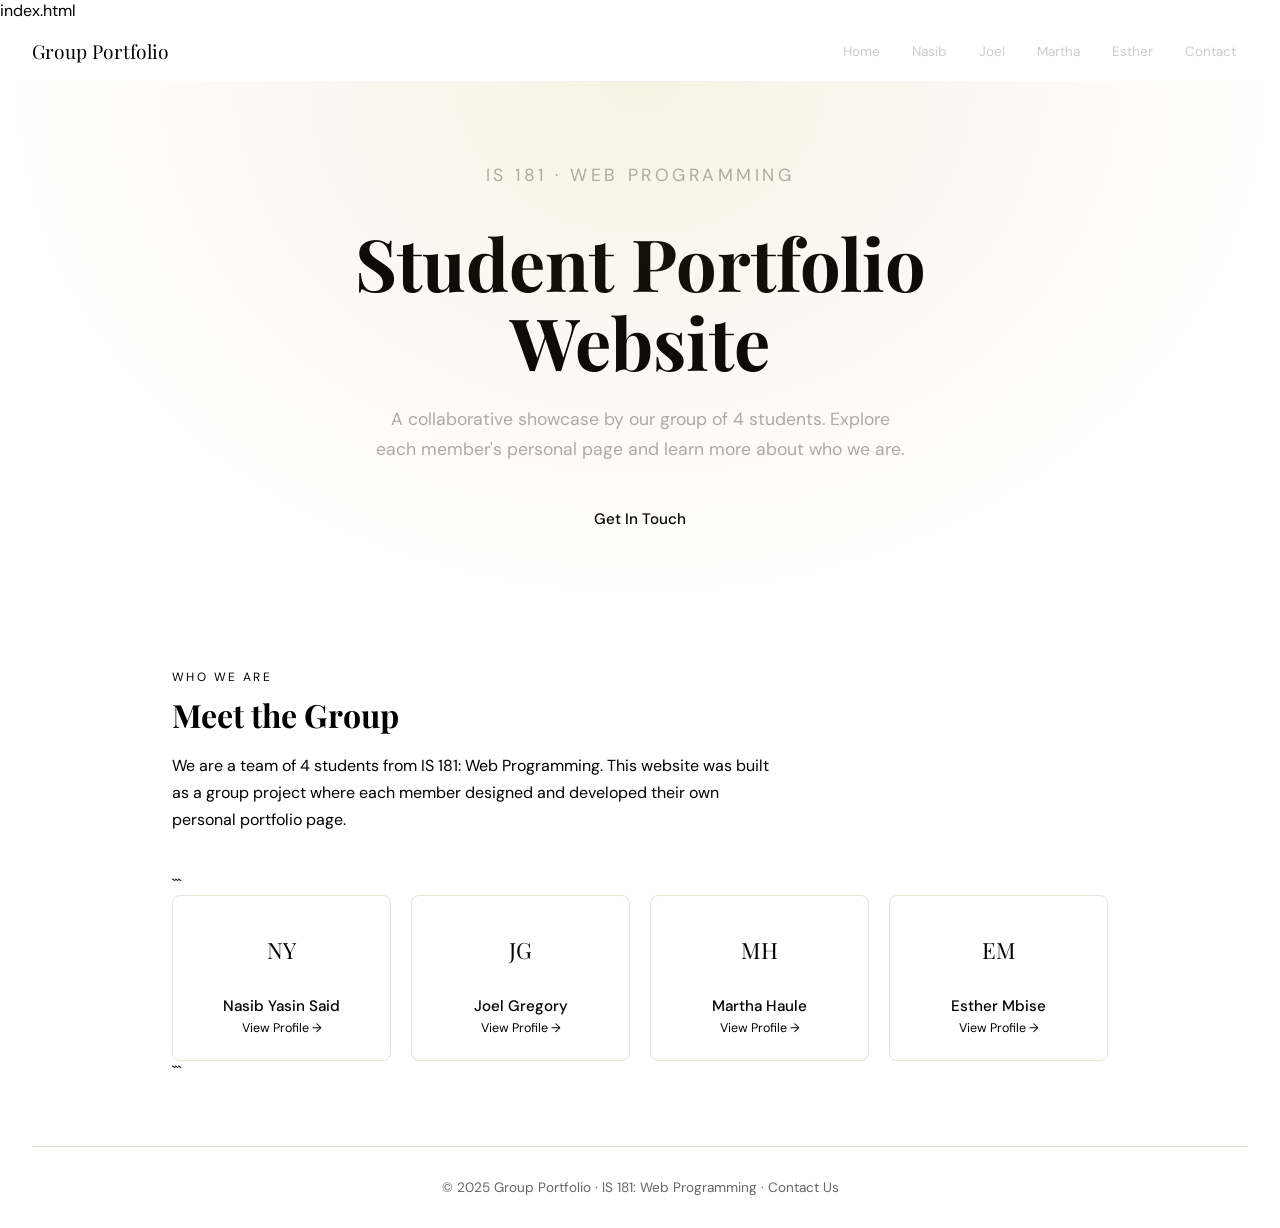
<file: index.html>
index.html
<!DOCTYPE html>

<html lang="en">
<head>
  <meta charset="UTF-8" />
  <meta name="viewport" content="width=device-width, initial-scale=1.0"/>
  <title>Student Portfolio Website</title>
  <link href="https://fonts.googleapis.com/css2?family=Playfair+Display:wght@700;900&family=DM+Sans:wght@300;400;500&display=swap" rel="stylesheet"/>
  <style>
    *, *::before, *::after { box-sizing: border-box; margin: 0; padding: 0; }

```
:root {
  --ink: #1a1a2e;
  --cream: #f5f0e8;
  --gold: #c9a84c;
  --muted: #7a7a8c;
  --card: #ffffff;
}

body {
  font-family: 'DM Sans', sans-serif;
  background-color: var(--cream);
  color: var(--ink);
  min-height: 100vh;
}

/* NAV */
nav {
  background: var(--ink);
  padding: 0 2rem;
  display: flex;
  align-items: center;
  justify-content: space-between;
  position: sticky;
  top: 0;
  z-index: 100;
  height: 60px;
}

.nav-brand {
  font-family: 'Playfair Display', serif;
  color: var(--gold);
  font-size: 1.2rem;
  text-decoration: none;
}

.nav-links {
  display: flex;
  gap: 0.5rem;
  list-style: none;
  flex-wrap: wrap;
}

.nav-links a {
  color: #ccc;
  text-decoration: none;
  font-size: 0.85rem;
  padding: 0.4rem 0.75rem;
  border-radius: 4px;
  transition: color 0.2s, background 0.2s;
}

.nav-links a:hover {
  color: var(--gold);
  background: rgba(201,168,76,0.1);
}

/* HERO */
.hero {
  background: var(--ink);
  color: var(--cream);
  text-align: center;
  padding: 5rem 2rem 4rem;
  position: relative;
  overflow: hidden;
}

.hero::before {
  content: '';
  position: absolute;
  inset: 0;
  background: radial-gradient(ellipse at 50% 0%, rgba(201,168,76,0.15) 0%, transparent 70%);
}

.hero-label {
  font-size: 0.8rem;
  letter-spacing: 0.2em;
  text-transform: uppercase;
  color: var(--gold);
  margin-bottom: 1rem;
}

.hero h1 {
  font-family: 'Playfair Display', serif;
  font-size: clamp(2.5rem, 6vw, 4.5rem);
  line-height: 1.1;
  margin-bottom: 1.5rem;
}

.hero p {
  font-size: 1.1rem;
  color: #aaa;
  max-width: 540px;
  margin: 0 auto 2rem;
  line-height: 1.7;
}

.hero-btn {
  display: inline-block;
  background: var(--gold);
  color: var(--ink);
  padding: 0.75rem 2rem;
  border-radius: 4px;
  text-decoration: none;
  font-weight: 500;
  font-size: 0.95rem;
  transition: opacity 0.2s;
}

.hero-btn:hover { opacity: 0.85; }



/* SECTION */
section {
  max-width: 1000px;
  margin: 0 auto;
  padding: 4rem 2rem;
}

.section-label {
  font-size: 0.75rem;
  letter-spacing: 0.2em;
  text-transform: uppercase;
  color: var(--gold);
  margin-bottom: 0.5rem;
}

.section-title {
  font-family: 'Playfair Display', serif;
  font-size: 2rem;
  margin-bottom: 1rem;
  color: var(--ink);
}

.section-desc {
  color: var(--muted);
  line-height: 1.7;
  max-width: 600px;
  margin-bottom: 2.5rem;
}

/* STUDENT GRID */
.grid {
  display: grid;
  grid-template-columns: repeat(auto-fill, minmax(200px, 1fr));
  gap: 1.25rem;
}

.student-card {
  background: var(--card);
  border-radius: 8px;
  padding: 1.5rem 1.25rem;
  text-align: center;
  border: 1px solid #e8e2d6;
  transition: transform 0.2s, box-shadow 0.2s;
  text-decoration: none;
  color: var(--ink);
  display: block;
}

.student-card:hover {
  transform: translateY(-4px);
  box-shadow: 0 8px 24px rgba(0,0,0,0.08);
}

.avatar {
  width: 60px;
  height: 60px;
  border-radius: 50%;
  background: var(--ink);
  margin: 0 auto 1rem;
  display: flex;
  align-items: center;
  justify-content: center;
  font-family: 'Playfair Display', serif;
  font-size: 1.4rem;
  color: var(--gold);
}

.student-name {
  font-weight: 500;
  margin-bottom: 0.25rem;
  font-size: 0.95rem;
}

.student-role {
  font-size: 0.78rem;
  color: var(--muted);
}

/* DIVIDER */
.divider {
  border: none;
  border-top: 1px solid #e0d9cd;
  margin: 0 2rem;
}

/* FOOTER */
footer {
  background: var(--ink);
  color: #666;
  text-align: center;
  padding: 2rem;
  font-size: 0.85rem;
}

footer a { color: var(--gold); text-decoration: none; }
```

  </style>
</head>
<body>

  <!-- NAVIGATION -->

  <nav>
    <a class="nav-brand" href="index.html">Group Portfolio</a>
    <ul class="nav-links">
      <li><a href="index.html">Home</a></li>
      <li><a href="profile1.html">Nasib</a></li>
      <li><a href="profile2.html">Joel</a></li>
      <li><a href="profile3.html">Martha</a></li>
      <li><a href="profile4.html">Esther</a></li>
      <li><a href="contact.html">Contact</a></li>
    </ul>
  </nav>

  <!-- HERO -->

  <div class="hero">
    <p class="hero-label">IS 181 · Web Programming</p>
    <h1>Student Portfolio<br/>Website</h1>
    <p>A collaborative showcase by our group of 4 students. Explore each member's personal page and learn more about who we are.</p>
    <a href="contact.html" class="hero-btn">Get In Touch</a>

  </div>

  <!-- GROUP INTRO -->

  <section>
    <p class="section-label">Who We Are</p>
    <h2 class="section-title">Meet the Group</h2>
    <p class="section-desc">
      We are a team of 4 students from IS 181: Web Programming. This website was built as a group project where each member designed and developed their own personal portfolio page.
    </p>

```
<!-- STUDENT CARDS -->
<div class="grid">
  <a class="student-card" href="profile1.html">
    <div class="avatar">NY</div>
    <div class="student-name">Nasib Yasin Said</div>
    <div class="student-role">View Profile →</div>
  </a>
  <a class="student-card" href="profile2.html">
    <div class="avatar">JG</div>
    <div class="student-name">Joel Gregory</div>
    <div class="student-role">View Profile →</div>
  </a>
  <a class="student-card" href="profile3.html">
    <div class="avatar">MH</div>
    <div class="student-name">Martha Haule</div>
    <div class="student-role">View Profile →</div>
  </a>
  <a class="student-card" href="profile4.html">
    <div class="avatar">EM</div>
    <div class="student-name">Esther Mbise</div>
    <div class="student-role">View Profile →</div>
  </a>
</div>
```

  </section>

  <hr class="divider"/>

  <footer>
    <p>© 2025 Group Portfolio · IS 181: Web Programming · <a href="contact.html">Contact Us</a></p>
  </footer>

</body>
</html>
</file>
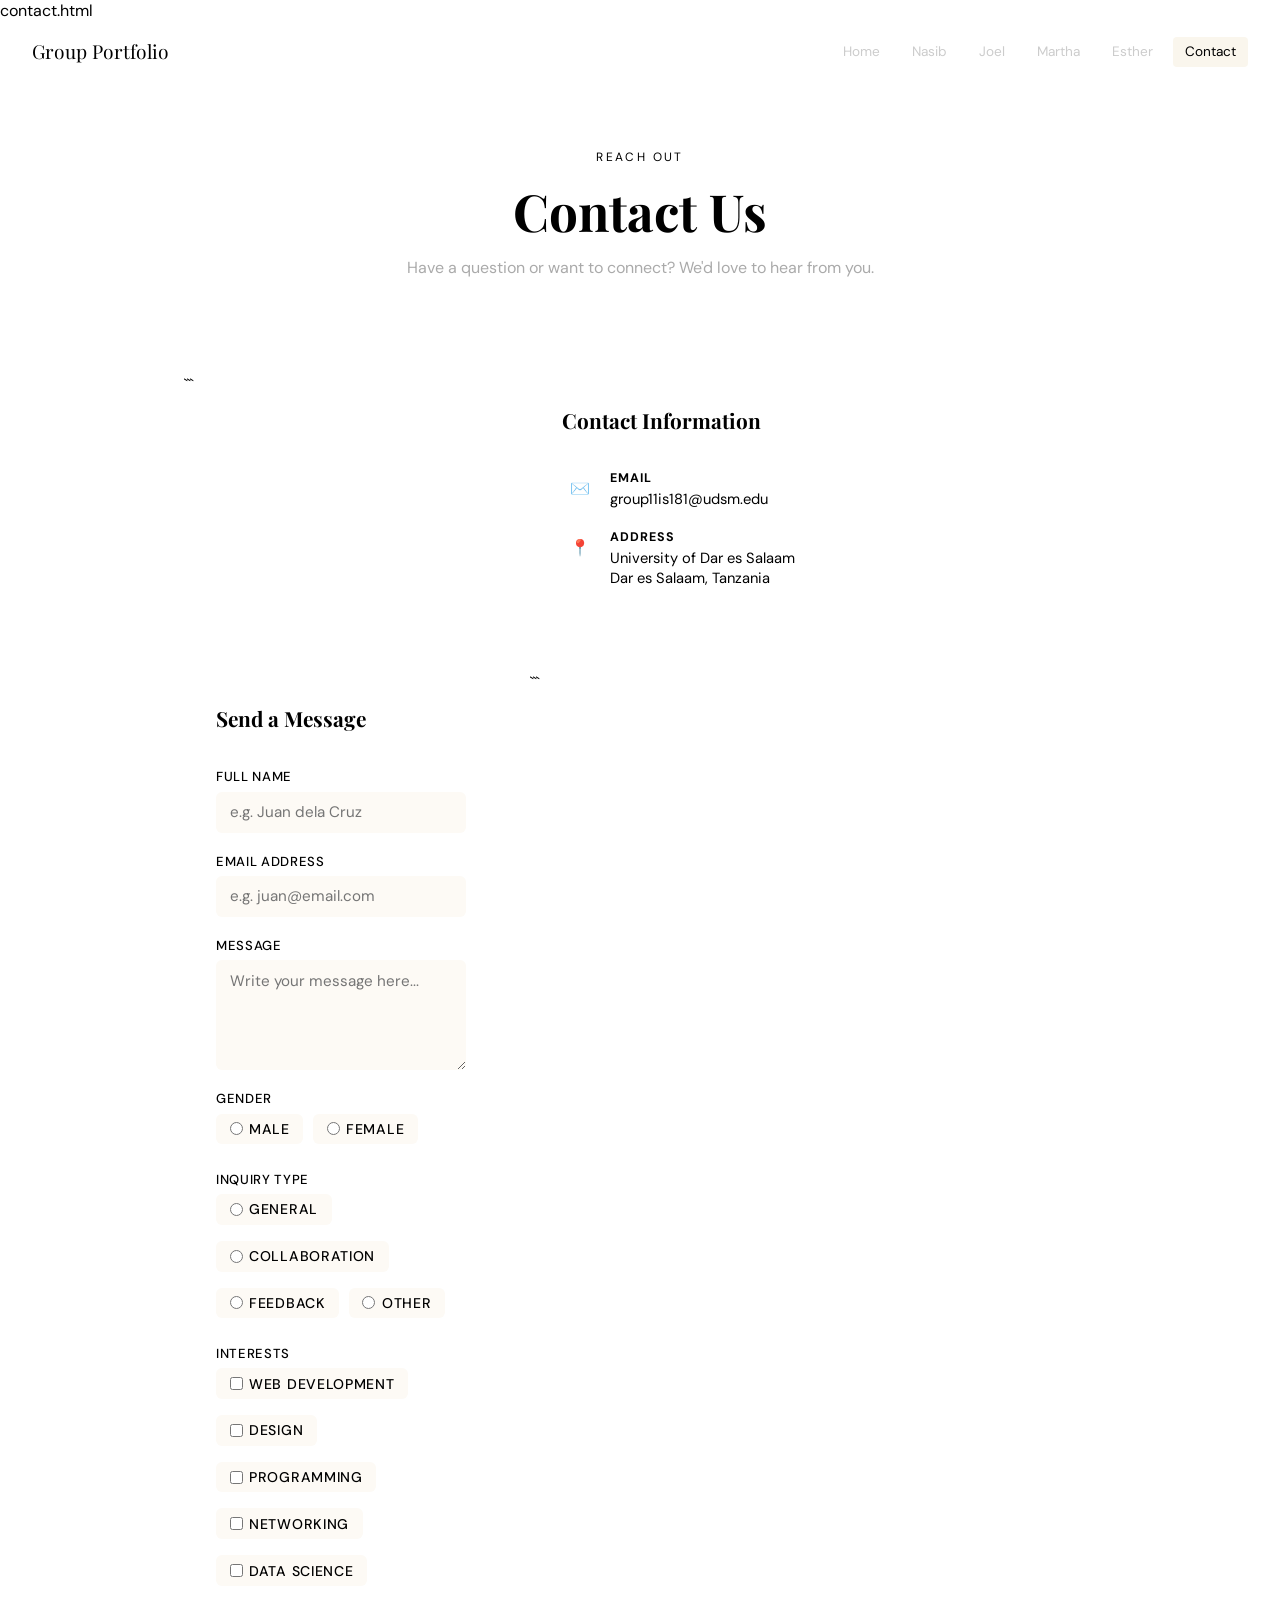
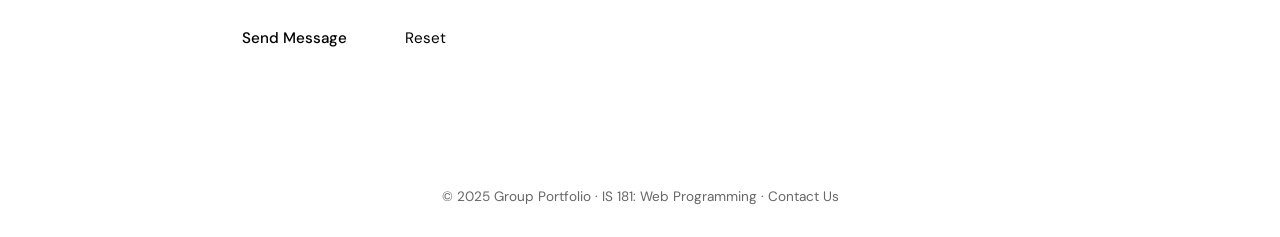
<file: contact.html>
contact.html
<!DOCTYPE html>

<html lang="en">
<head>
  <meta charset="UTF-8" />
  <meta name="viewport" content="width=device-width, initial-scale=1.0"/>
  <title>Contact Us | Student Portfolio Website</title>
  <link href="https://fonts.googleapis.com/css2?family=Playfair+Display:wght@700;900&family=DM+Sans:wght@300;400;500&display=swap" rel="stylesheet"/>
  <style>
    *, *::before, *::after { box-sizing: border-box; margin: 0; padding: 0; }

```
:root {
  --ink: #1a1a2e;
  --cream: #f5f0e8;
  --gold: #c9a84c;
  --muted: #7a7a8c;
  --card: #ffffff;
  --border: #e0d9cd;
}

body {
  font-family: 'DM Sans', sans-serif;
  background-color: var(--cream);
  color: var(--ink);
  min-height: 100vh;
}

/* NAV */
nav {
  background: var(--ink);
  padding: 0 2rem;
  display: flex;
  align-items: center;
  justify-content: space-between;
  position: sticky;
  top: 0;
  z-index: 100;
  height: 60px;
}

.nav-brand {
  font-family: 'Playfair Display', serif;
  color: var(--gold);
  font-size: 1.2rem;
  text-decoration: none;
}

.nav-links {
  display: flex;
  gap: 0.5rem;
  list-style: none;
  flex-wrap: wrap;
}

.nav-links a {
  color: #ccc;
  text-decoration: none;
  font-size: 0.85rem;
  padding: 0.4rem 0.75rem;
  border-radius: 4px;
  transition: color 0.2s, background 0.2s;
}

.nav-links a:hover, .nav-links a.active {
  color: var(--gold);
  background: rgba(201,168,76,0.1);
}

/* PAGE HEADER */
.page-header {
  background: var(--ink);
  color: var(--cream);
  text-align: center;
  padding: 3.5rem 2rem 3rem;
}

.page-header .label {
  font-size: 0.75rem;
  letter-spacing: 0.2em;
  text-transform: uppercase;
  color: var(--gold);
  margin-bottom: 0.75rem;
}

.page-header h1 {
  font-family: 'Playfair Display', serif;
  font-size: clamp(2rem, 5vw, 3.2rem);
}

.page-header p {
  color: #aaa;
  margin-top: 0.75rem;
  font-size: 1rem;
}

/* MAIN LAYOUT */
.container {
  max-width: 960px;
  margin: 3rem auto;
  padding: 0 1.5rem;
  display: grid;
  grid-template-columns: 1fr 1.8fr;
  gap: 2rem;
  align-items: start;
}

@media (max-width: 680px) {
  .container { grid-template-columns: 1fr; }
}

/* INFO CARD */
.info-card {
  background: var(--card);
  border: 1px solid var(--border);
  border-radius: 10px;
  padding: 2rem;
}

.info-card h2 {
  font-family: 'Playfair Display', serif;
  font-size: 1.3rem;
  margin-bottom: 1.5rem;
  padding-bottom: 0.75rem;
  border-bottom: 1px solid var(--border);
}

.info-item {
  display: flex;
  gap: 0.75rem;
  align-items: flex-start;
  margin-bottom: 1.25rem;
}

.info-icon {
  width: 36px;
  height: 36px;
  background: var(--ink);
  border-radius: 6px;
  display: flex;
  align-items: center;
  justify-content: center;
  font-size: 1rem;
  flex-shrink: 0;
}

.info-text strong {
  display: block;
  font-size: 0.78rem;
  letter-spacing: 0.08em;
  text-transform: uppercase;
  color: var(--muted);
  margin-bottom: 0.2rem;
}

.info-text a {
  color: var(--ink);
  text-decoration: none;
  font-size: 0.92rem;
}

.info-text a:hover { color: var(--gold); }
.info-text span { font-size: 0.92rem; }

/* FORM CARD */
.form-card {
  background: var(--card);
  border: 1px solid var(--border);
  border-radius: 10px;
  padding: 2rem;
}

.form-card h2 {
  font-family: 'Playfair Display', serif;
  font-size: 1.3rem;
  margin-bottom: 1.5rem;
  padding-bottom: 0.75rem;
  border-bottom: 1px solid var(--border);
}

.form-group {
  margin-bottom: 1.25rem;
}

label {
  display: block;
  font-size: 0.82rem;
  font-weight: 500;
  letter-spacing: 0.05em;
  text-transform: uppercase;
  color: var(--muted);
  margin-bottom: 0.4rem;
}

input[type="text"],
input[type="email"],
textarea,
select {
  width: 100%;
  padding: 0.65rem 0.9rem;
  border: 1px solid var(--border);
  border-radius: 6px;
  font-family: 'DM Sans', sans-serif;
  font-size: 0.95rem;
  background: #fdfaf5;
  color: var(--ink);
  transition: border-color 0.2s;
  outline: none;
}

input:focus, textarea:focus {
  border-color: var(--gold);
}

textarea {
  resize: vertical;
  min-height: 110px;
}

/* RADIO & CHECKBOX */
.radio-group, .checkbox-group {
  display: flex;
  flex-wrap: wrap;
  gap: 0.6rem;
  margin-top: 0.4rem;
}

.radio-option, .checkbox-option {
  display: flex;
  align-items: center;
  gap: 0.4rem;
  background: #fdfaf5;
  border: 1px solid var(--border);
  border-radius: 6px;
  padding: 0.4rem 0.85rem;
  cursor: pointer;
  font-size: 0.88rem;
  transition: border-color 0.2s, background 0.2s;
}

.radio-option:hover, .checkbox-option:hover {
  border-color: var(--gold);
  background: #fdf6e3;
}

input[type="radio"], input[type="checkbox"] {
  width: auto;
  accent-color: var(--gold);
}

/* BUTTONS */
.btn-row {
  display: flex;
  gap: 0.75rem;
  margin-top: 1.5rem;
}

.btn-submit {
  flex: 1;
  background: var(--ink);
  color: var(--cream);
  border: none;
  padding: 0.75rem 1.5rem;
  border-radius: 6px;
  font-family: 'DM Sans', sans-serif;
  font-size: 0.95rem;
  font-weight: 500;
  cursor: pointer;
  transition: background 0.2s;
}

.btn-submit:hover { background: var(--gold); color: var(--ink); }

.btn-reset {
  background: transparent;
  color: var(--muted);
  border: 1px solid var(--border);
  padding: 0.75rem 1.25rem;
  border-radius: 6px;
  font-family: 'DM Sans', sans-serif;
  font-size: 0.95rem;
  cursor: pointer;
  transition: border-color 0.2s, color 0.2s;
}

.btn-reset:hover { border-color: var(--ink); color: var(--ink); }

/* FOOTER */
footer {
  background: var(--ink);
  color: #666;
  text-align: center;
  padding: 2rem;
  font-size: 0.85rem;
  margin-top: 4rem;
}

footer a { color: var(--gold); text-decoration: none; }
```

  </style>
</head>
<body>

  <!-- NAVIGATION -->

  <nav>
    <a class="nav-brand" href="index.html">Group Portfolio</a>
    <ul class="nav-links">
      <li><a href="index.html">Home</a></li>
      <li><a href="profile1.html">Nasib</a></li>
      <li><a href="profile2.html">Joel</a></li>
      <li><a href="profile3.html">Martha</a></li>
      <li><a href="profile4.html">Esther</a></li>
      <li><a href="contact.html" class="active">Contact</a></li>
    </ul>
  </nav>

  <!-- PAGE HEADER -->

  <div class="page-header">
    <p class="label">Reach Out</p>
    <h1>Contact Us</h1>
    <p>Have a question or want to connect? We'd love to hear from you.</p>
  </div>

  <!-- MAIN CONTENT -->

  <div class="container">

```
<!-- LEFT: CONTACT INFO -->
<div class="info-card">
  <h2>Contact Information</h2>

  <div class="info-item">
    <div class="info-icon">✉️</div>
    <div class="info-text">
      <strong>Email</strong>
      <a href="mailto:group11is181@udsm.edu">group11is181@udsm.edu</a>
    </div>
  </div>

  <div class="info-item">
    <div class="info-icon">📍</div>
    <div class="info-text">
      <strong>Address</strong>
      <span>University of Dar es Salaam<br/>Dar es Salaam, Tanzania</span>
    </div>
  </div>
</div>

<!-- RIGHT: CONTACT FORM -->
<div class="form-card">
  <h2>Send a Message</h2>

  <form action="#" method="POST">

    <!-- Name -->
    <div class="form-group">
      <label for="name">Full Name</label>
      <input type="text" id="name" name="name" placeholder="e.g. Juan dela Cruz" required />
    </div>

    <!-- Email -->
    <div class="form-group">
      <label for="email">Email Address</label>
      <input type="email" id="email" name="email" placeholder="e.g. juan@email.com" required />
    </div>

    <!-- Message -->
    <div class="form-group">
      <label for="message">Message</label>
      <textarea id="message" name="message" placeholder="Write your message here..." required></textarea>
    </div>

    <!-- Gender (Radio Buttons) -->
    <div class="form-group">
      <label>Gender</label>
      <div class="radio-group">
        <label class="radio-option">
          <input type="radio" name="gender" value="male" /> Male
        </label>
        <label class="radio-option">
          <input type="radio" name="gender" value="female" /> Female
        </label>
      </div>
    </div>

    <!-- Inquiry Type (Radio Buttons) -->
    <div class="form-group">
      <label>Inquiry Type</label>
      <div class="radio-group">
        <label class="radio-option">
          <input type="radio" name="inquiry" value="general" /> General
        </label>
        <label class="radio-option">
          <input type="radio" name="inquiry" value="collaboration" /> Collaboration
        </label>
        <label class="radio-option">
          <input type="radio" name="inquiry" value="feedback" /> Feedback
        </label>
        <label class="radio-option">
          <input type="radio" name="inquiry" value="other" /> Other
        </label>
      </div>
    </div>

    <!-- Interests (Checkboxes) -->
    <div class="form-group">
      <label>Interests</label>
      <div class="checkbox-group">
        <label class="checkbox-option">
          <input type="checkbox" name="interests" value="web-dev" /> Web Development
        </label>
        <label class="checkbox-option">
          <input type="checkbox" name="interests" value="design" /> Design
        </label>
        <label class="checkbox-option">
          <input type="checkbox" name="interests" value="programming" /> Programming
        </label>
        <label class="checkbox-option">
          <input type="checkbox" name="interests" value="networking" /> Networking
        </label>
        <label class="checkbox-option">
          <input type="checkbox" name="interests" value="data" /> Data Science
        </label>
      </div>
    </div>

    <!-- Buttons -->
    <div class="btn-row">
      <button type="submit" class="btn-submit">Send Message</button>
      <button type="reset" class="btn-reset">Reset</button>
    </div>

  </form>
</div>
```

  </div>

  <footer>
    <p>© 2025 Group Portfolio · IS 181: Web Programming · <a href="contact.html">Contact Us</a></p>
  </footer>

</body>
</html>
</file>
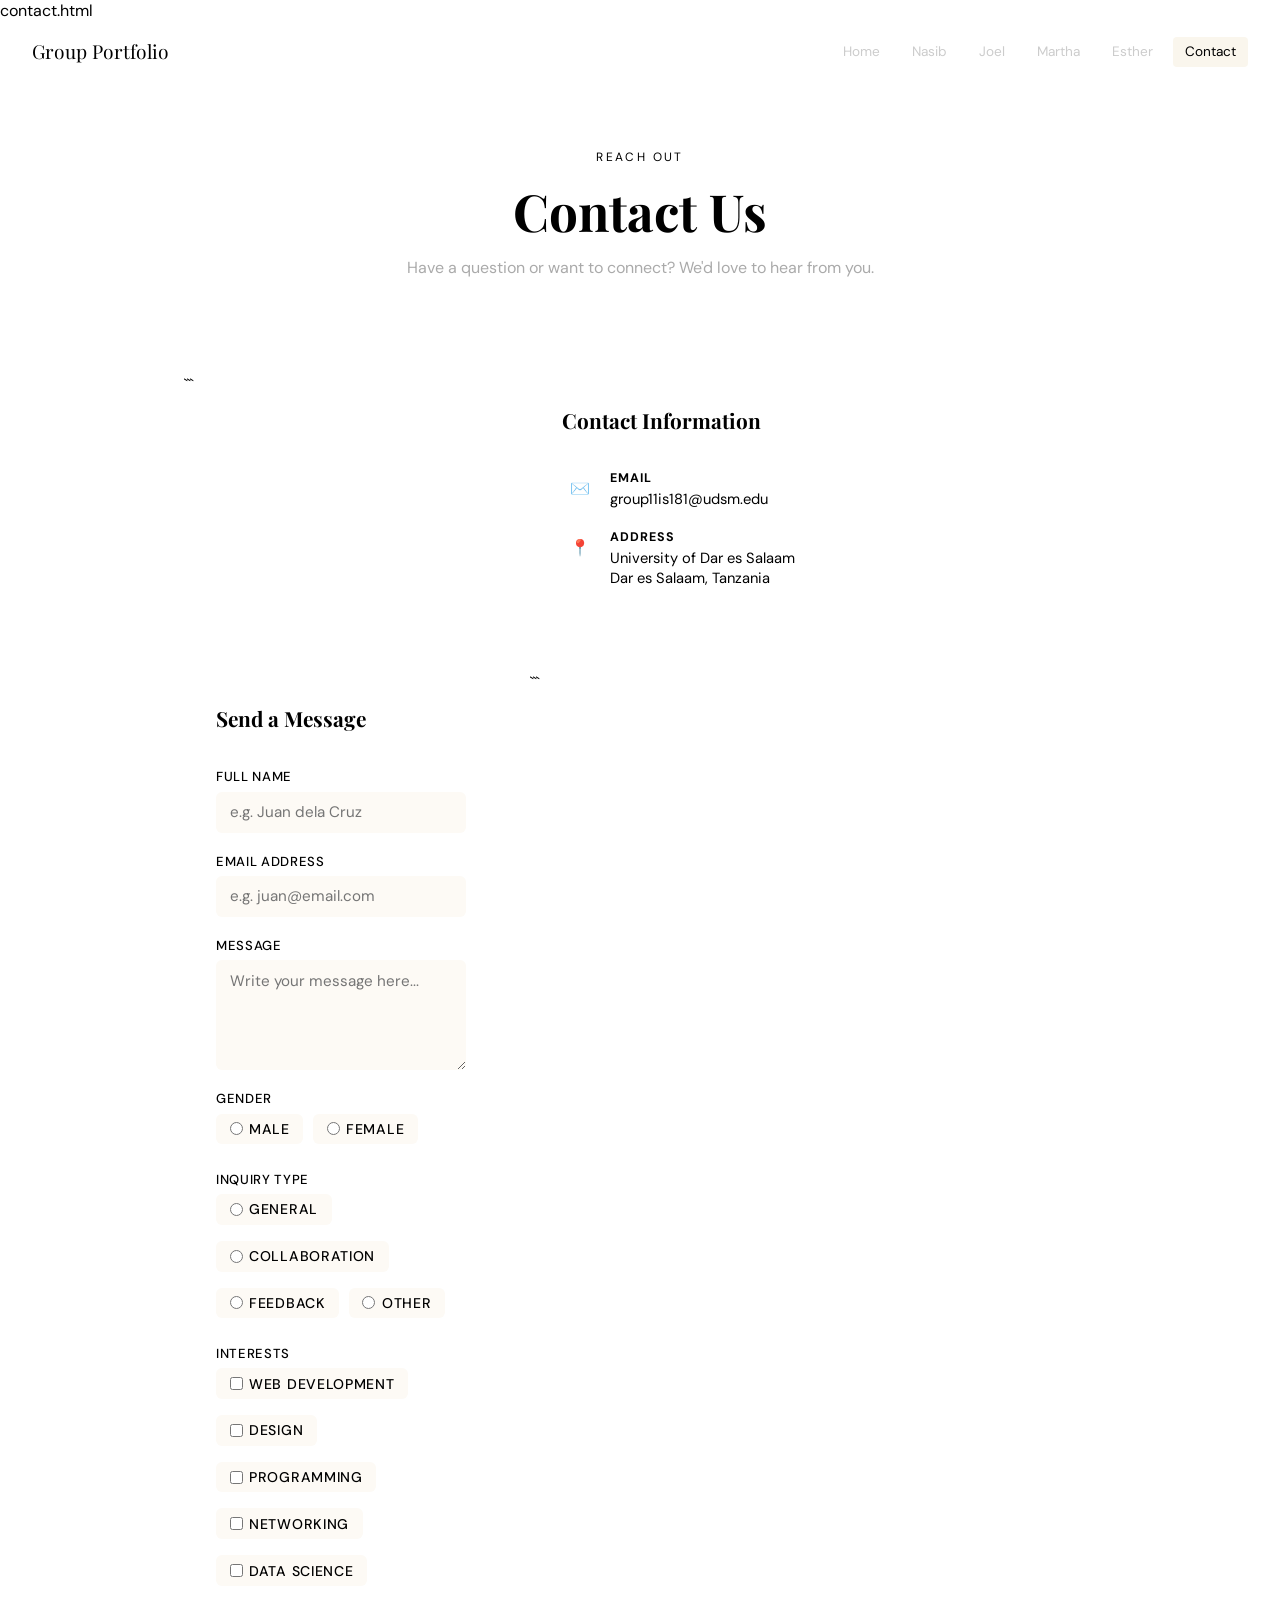
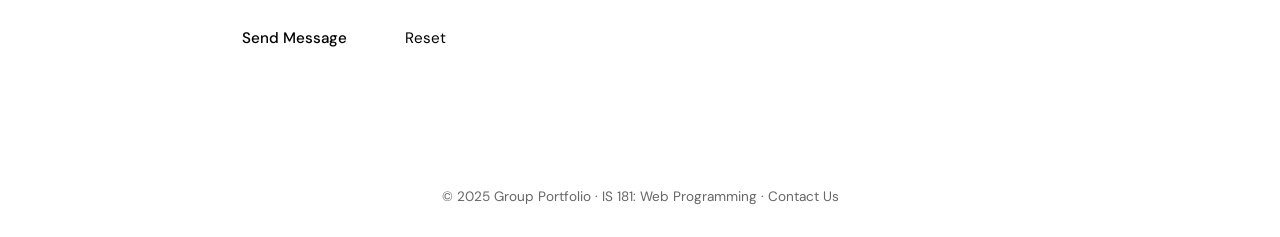
<file: contact4.html>
contact.html
<!DOCTYPE html>

<html lang="en">
<head>
  <meta charset="UTF-8" />
  <meta name="viewport" content="width=device-width, initial-scale=1.0"/>
  <title>Contact Us | Student Portfolio Website</title>
  <link href="https://fonts.googleapis.com/css2?family=Playfair+Display:wght@700;900&family=DM+Sans:wght@300;400;500&display=swap" rel="stylesheet"/>
  <style>
    *, *::before, *::after { box-sizing: border-box; margin: 0; padding: 0; }

```
:root {
  --ink: #1a1a2e;
  --cream: #f5f0e8;
  --gold: #c9a84c;
  --muted: #7a7a8c;
  --card: #ffffff;
  --border: #e0d9cd;
}

body {
  font-family: 'DM Sans', sans-serif;
  background-color: var(--cream);
  color: var(--ink);
  min-height: 100vh;
}

/* NAV */
nav {
  background: var(--ink);
  padding: 0 2rem;
  display: flex;
  align-items: center;
  justify-content: space-between;
  position: sticky;
  top: 0;
  z-index: 100;
  height: 60px;
}

.nav-brand {
  font-family: 'Playfair Display', serif;
  color: var(--gold);
  font-size: 1.2rem;
  text-decoration: none;
}

.nav-links {
  display: flex;
  gap: 0.5rem;
  list-style: none;
  flex-wrap: wrap;
}

.nav-links a {
  color: #ccc;
  text-decoration: none;
  font-size: 0.85rem;
  padding: 0.4rem 0.75rem;
  border-radius: 4px;
  transition: color 0.2s, background 0.2s;
}

.nav-links a:hover, .nav-links a.active {
  color: var(--gold);
  background: rgba(201,168,76,0.1);
}

/* PAGE HEADER */
.page-header {
  background: var(--ink);
  color: var(--cream);
  text-align: center;
  padding: 3.5rem 2rem 3rem;
}

.page-header .label {
  font-size: 0.75rem;
  letter-spacing: 0.2em;
  text-transform: uppercase;
  color: var(--gold);
  margin-bottom: 0.75rem;
}

.page-header h1 {
  font-family: 'Playfair Display', serif;
  font-size: clamp(2rem, 5vw, 3.2rem);
}

.page-header p {
  color: #aaa;
  margin-top: 0.75rem;
  font-size: 1rem;
}

/* MAIN LAYOUT */
.container {
  max-width: 960px;
  margin: 3rem auto;
  padding: 0 1.5rem;
  display: grid;
  grid-template-columns: 1fr 1.8fr;
  gap: 2rem;
  align-items: start;
}

@media (max-width: 680px) {
  .container { grid-template-columns: 1fr; }
}

/* INFO CARD */
.info-card {
  background: var(--card);
  border: 1px solid var(--border);
  border-radius: 10px;
  padding: 2rem;
}

.info-card h2 {
  font-family: 'Playfair Display', serif;
  font-size: 1.3rem;
  margin-bottom: 1.5rem;
  padding-bottom: 0.75rem;
  border-bottom: 1px solid var(--border);
}

.info-item {
  display: flex;
  gap: 0.75rem;
  align-items: flex-start;
  margin-bottom: 1.25rem;
}

.info-icon {
  width: 36px;
  height: 36px;
  background: var(--ink);
  border-radius: 6px;
  display: flex;
  align-items: center;
  justify-content: center;
  font-size: 1rem;
  flex-shrink: 0;
}

.info-text strong {
  display: block;
  font-size: 0.78rem;
  letter-spacing: 0.08em;
  text-transform: uppercase;
  color: var(--muted);
  margin-bottom: 0.2rem;
}

.info-text a {
  color: var(--ink);
  text-decoration: none;
  font-size: 0.92rem;
}

.info-text a:hover { color: var(--gold); }
.info-text span { font-size: 0.92rem; }

/* FORM CARD */
.form-card {
  background: var(--card);
  border: 1px solid var(--border);
  border-radius: 10px;
  padding: 2rem;
}

.form-card h2 {
  font-family: 'Playfair Display', serif;
  font-size: 1.3rem;
  margin-bottom: 1.5rem;
  padding-bottom: 0.75rem;
  border-bottom: 1px solid var(--border);
}

.form-group {
  margin-bottom: 1.25rem;
}

label {
  display: block;
  font-size: 0.82rem;
  font-weight: 500;
  letter-spacing: 0.05em;
  text-transform: uppercase;
  color: var(--muted);
  margin-bottom: 0.4rem;
}

input[type="text"],
input[type="email"],
textarea,
select {
  width: 100%;
  padding: 0.65rem 0.9rem;
  border: 1px solid var(--border);
  border-radius: 6px;
  font-family: 'DM Sans', sans-serif;
  font-size: 0.95rem;
  background: #fdfaf5;
  color: var(--ink);
  transition: border-color 0.2s;
  outline: none;
}

input:focus, textarea:focus {
  border-color: var(--gold);
}

textarea {
  resize: vertical;
  min-height: 110px;
}

/* RADIO & CHECKBOX */
.radio-group, .checkbox-group {
  display: flex;
  flex-wrap: wrap;
  gap: 0.6rem;
  margin-top: 0.4rem;
}

.radio-option, .checkbox-option {
  display: flex;
  align-items: center;
  gap: 0.4rem;
  background: #fdfaf5;
  border: 1px solid var(--border);
  border-radius: 6px;
  padding: 0.4rem 0.85rem;
  cursor: pointer;
  font-size: 0.88rem;
  transition: border-color 0.2s, background 0.2s;
}

.radio-option:hover, .checkbox-option:hover {
  border-color: var(--gold);
  background: #fdf6e3;
}

input[type="radio"], input[type="checkbox"] {
  width: auto;
  accent-color: var(--gold);
}

/* BUTTONS */
.btn-row {
  display: flex;
  gap: 0.75rem;
  margin-top: 1.5rem;
}

.btn-submit {
  flex: 1;
  background: var(--ink);
  color: var(--cream);
  border: none;
  padding: 0.75rem 1.5rem;
  border-radius: 6px;
  font-family: 'DM Sans', sans-serif;
  font-size: 0.95rem;
  font-weight: 500;
  cursor: pointer;
  transition: background 0.2s;
}

.btn-submit:hover { background: var(--gold); color: var(--ink); }

.btn-reset {
  background: transparent;
  color: var(--muted);
  border: 1px solid var(--border);
  padding: 0.75rem 1.25rem;
  border-radius: 6px;
  font-family: 'DM Sans', sans-serif;
  font-size: 0.95rem;
  cursor: pointer;
  transition: border-color 0.2s, color 0.2s;
}

.btn-reset:hover { border-color: var(--ink); color: var(--ink); }

/* FOOTER */
footer {
  background: var(--ink);
  color: #666;
  text-align: center;
  padding: 2rem;
  font-size: 0.85rem;
  margin-top: 4rem;
}

footer a { color: var(--gold); text-decoration: none; }
```

  </style>
</head>
<body>

  <!-- NAVIGATION -->

  <nav>
    <a class="nav-brand" href="index.html">Group Portfolio</a>
    <ul class="nav-links">
      <li><a href="index.html">Home</a></li>
      <li><a href="profile1.html">Nasib</a></li>
      <li><a href="profile2.html">Joel</a></li>
      <li><a href="profile3.html">Martha</a></li>
      <li><a href="profile4.html">Esther</a></li>
      <li><a href="contact.html" class="active">Contact</a></li>
    </ul>
  </nav>

  <!-- PAGE HEADER -->

  <div class="page-header">
    <p class="label">Reach Out</p>
    <h1>Contact Us</h1>
    <p>Have a question or want to connect? We'd love to hear from you.</p>
  </div>

  <!-- MAIN CONTENT -->

  <div class="container">

```
<!-- LEFT: CONTACT INFO -->
<div class="info-card">
  <h2>Contact Information</h2>

  <div class="info-item">
    <div class="info-icon">✉️</div>
    <div class="info-text">
      <strong>Email</strong>
      <a href="mailto:group11is181@udsm.edu">group11is181@udsm.edu</a>
    </div>
  </div>

  <div class="info-item">
    <div class="info-icon">📍</div>
    <div class="info-text">
      <strong>Address</strong>
      <span>University of Dar es Salaam<br/>Dar es Salaam, Tanzania</span>
    </div>
  </div>
</div>

<!-- RIGHT: CONTACT FORM -->
<div class="form-card">
  <h2>Send a Message</h2>

  <form action="#" method="POST">

    <!-- Name -->
    <div class="form-group">
      <label for="name">Full Name</label>
      <input type="text" id="name" name="name" placeholder="e.g. Juan dela Cruz" required />
    </div>

    <!-- Email -->
    <div class="form-group">
      <label for="email">Email Address</label>
      <input type="email" id="email" name="email" placeholder="e.g. juan@email.com" required />
    </div>

    <!-- Message -->
    <div class="form-group">
      <label for="message">Message</label>
      <textarea id="message" name="message" placeholder="Write your message here..." required></textarea>
    </div>

    <!-- Gender (Radio Buttons) -->
    <div class="form-group">
      <label>Gender</label>
      <div class="radio-group">
        <label class="radio-option">
          <input type="radio" name="gender" value="male" /> Male
        </label>
        <label class="radio-option">
          <input type="radio" name="gender" value="female" /> Female
        </label>
      </div>
    </div>

    <!-- Inquiry Type (Radio Buttons) -->
    <div class="form-group">
      <label>Inquiry Type</label>
      <div class="radio-group">
        <label class="radio-option">
          <input type="radio" name="inquiry" value="general" /> General
        </label>
        <label class="radio-option">
          <input type="radio" name="inquiry" value="collaboration" /> Collaboration
        </label>
        <label class="radio-option">
          <input type="radio" name="inquiry" value="feedback" /> Feedback
        </label>
        <label class="radio-option">
          <input type="radio" name="inquiry" value="other" /> Other
        </label>
      </div>
    </div>

    <!-- Interests (Checkboxes) -->
    <div class="form-group">
      <label>Interests</label>
      <div class="checkbox-group">
        <label class="checkbox-option">
          <input type="checkbox" name="interests" value="web-dev" /> Web Development
        </label>
        <label class="checkbox-option">
          <input type="checkbox" name="interests" value="design" /> Design
        </label>
        <label class="checkbox-option">
          <input type="checkbox" name="interests" value="programming" /> Programming
        </label>
        <label class="checkbox-option">
          <input type="checkbox" name="interests" value="networking" /> Networking
        </label>
        <label class="checkbox-option">
          <input type="checkbox" name="interests" value="data" /> Data Science
        </label>
      </div>
    </div>

    <!-- Buttons -->
    <div class="btn-row">
      <button type="submit" class="btn-submit">Send Message</button>
      <button type="reset" class="btn-reset">Reset</button>
    </div>

  </form>
</div>
```

  </div>

  <footer>
    <p>© 2025 Group Portfolio · IS 181: Web Programming · <a href="contact.html">Contact Us</a></p>
  </footer>

</body>
</html>
</file>
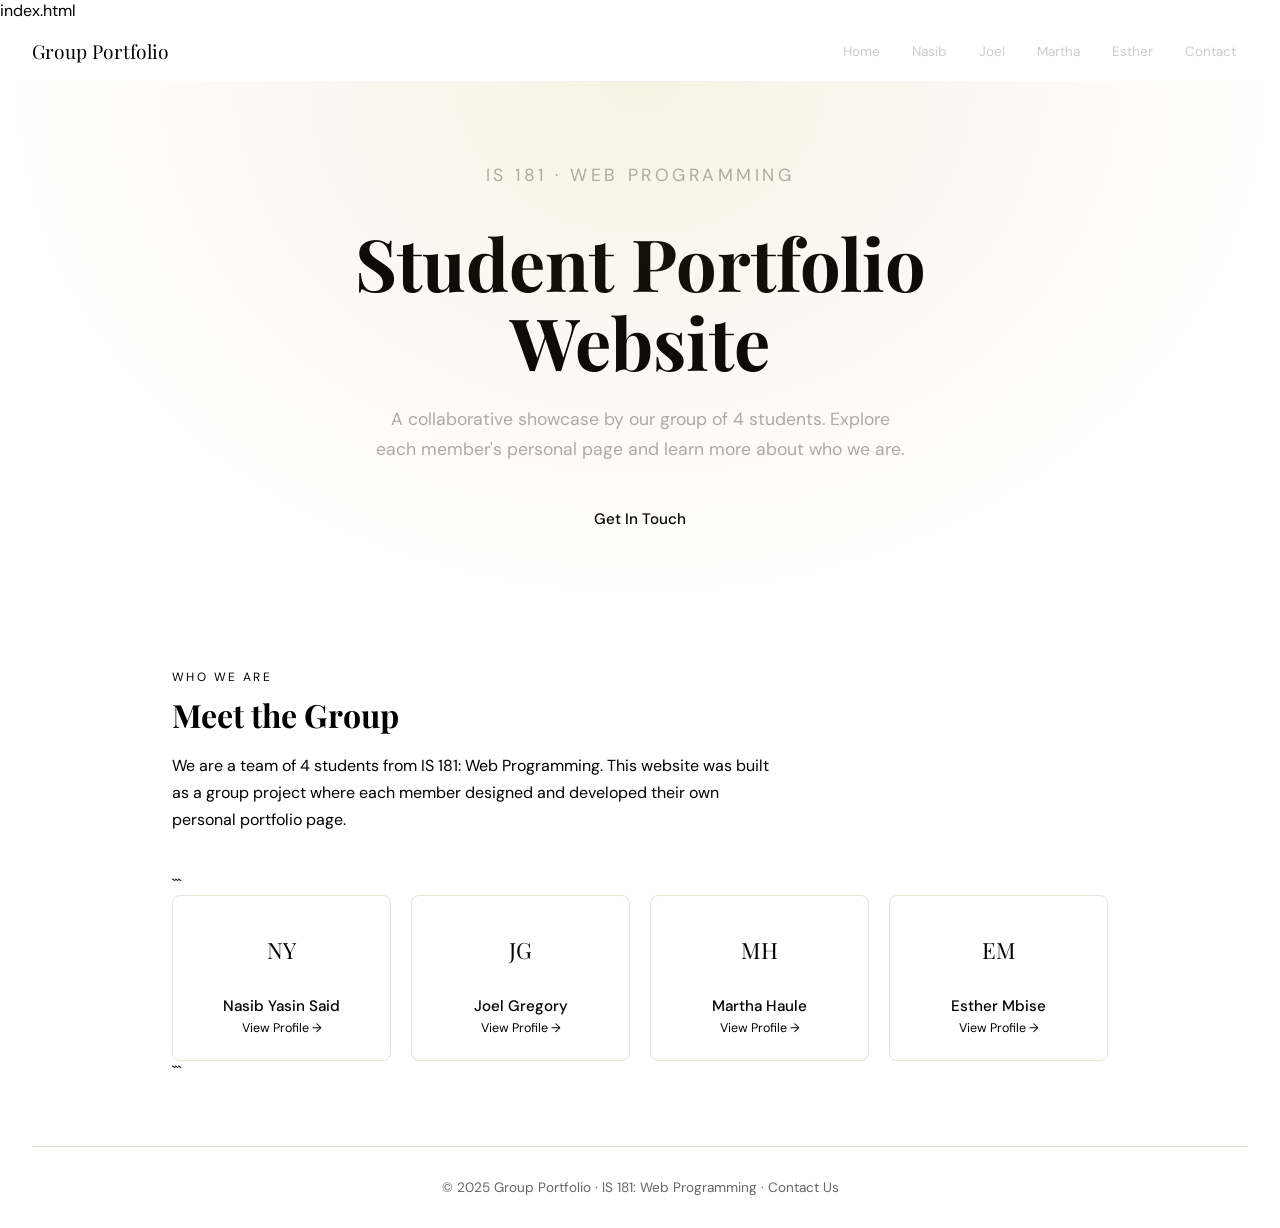
<file: index2.html>
index.html
<!DOCTYPE html>

<html lang="en">
<head>
  <meta charset="UTF-8" />
  <meta name="viewport" content="width=device-width, initial-scale=1.0"/>
  <title>Student Portfolio Website</title>
  <link href="https://fonts.googleapis.com/css2?family=Playfair+Display:wght@700;900&family=DM+Sans:wght@300;400;500&display=swap" rel="stylesheet"/>
  <style>
    *, *::before, *::after { box-sizing: border-box; margin: 0; padding: 0; }

```
:root {
  --ink: #1a1a2e;
  --cream: #f5f0e8;
  --gold: #c9a84c;
  --muted: #7a7a8c;
  --card: #ffffff;
}

body {
  font-family: 'DM Sans', sans-serif;
  background-color: var(--cream);
  color: var(--ink);
  min-height: 100vh;
}

/* NAV */
nav {
  background: var(--ink);
  padding: 0 2rem;
  display: flex;
  align-items: center;
  justify-content: space-between;
  position: sticky;
  top: 0;
  z-index: 100;
  height: 60px;
}

.nav-brand {
  font-family: 'Playfair Display', serif;
  color: var(--gold);
  font-size: 1.2rem;
  text-decoration: none;
}

.nav-links {
  display: flex;
  gap: 0.5rem;
  list-style: none;
  flex-wrap: wrap;
}

.nav-links a {
  color: #ccc;
  text-decoration: none;
  font-size: 0.85rem;
  padding: 0.4rem 0.75rem;
  border-radius: 4px;
  transition: color 0.2s, background 0.2s;
}

.nav-links a:hover {
  color: var(--gold);
  background: rgba(201,168,76,0.1);
}

/* HERO */
.hero {
  background: var(--ink);
  color: var(--cream);
  text-align: center;
  padding: 5rem 2rem 4rem;
  position: relative;
  overflow: hidden;
}

.hero::before {
  content: '';
  position: absolute;
  inset: 0;
  background: radial-gradient(ellipse at 50% 0%, rgba(201,168,76,0.15) 0%, transparent 70%);
}

.hero-label {
  font-size: 0.8rem;
  letter-spacing: 0.2em;
  text-transform: uppercase;
  color: var(--gold);
  margin-bottom: 1rem;
}

.hero h1 {
  font-family: 'Playfair Display', serif;
  font-size: clamp(2.5rem, 6vw, 4.5rem);
  line-height: 1.1;
  margin-bottom: 1.5rem;
}

.hero p {
  font-size: 1.1rem;
  color: #aaa;
  max-width: 540px;
  margin: 0 auto 2rem;
  line-height: 1.7;
}

.hero-btn {
  display: inline-block;
  background: var(--gold);
  color: var(--ink);
  padding: 0.75rem 2rem;
  border-radius: 4px;
  text-decoration: none;
  font-weight: 500;
  font-size: 0.95rem;
  transition: opacity 0.2s;
}

.hero-btn:hover { opacity: 0.85; }



/* SECTION */
section {
  max-width: 1000px;
  margin: 0 auto;
  padding: 4rem 2rem;
}

.section-label {
  font-size: 0.75rem;
  letter-spacing: 0.2em;
  text-transform: uppercase;
  color: var(--gold);
  margin-bottom: 0.5rem;
}

.section-title {
  font-family: 'Playfair Display', serif;
  font-size: 2rem;
  margin-bottom: 1rem;
  color: var(--ink);
}

.section-desc {
  color: var(--muted);
  line-height: 1.7;
  max-width: 600px;
  margin-bottom: 2.5rem;
}

/* STUDENT GRID */
.grid {
  display: grid;
  grid-template-columns: repeat(auto-fill, minmax(200px, 1fr));
  gap: 1.25rem;
}

.student-card {
  background: var(--card);
  border-radius: 8px;
  padding: 1.5rem 1.25rem;
  text-align: center;
  border: 1px solid #e8e2d6;
  transition: transform 0.2s, box-shadow 0.2s;
  text-decoration: none;
  color: var(--ink);
  display: block;
}

.student-card:hover {
  transform: translateY(-4px);
  box-shadow: 0 8px 24px rgba(0,0,0,0.08);
}

.avatar {
  width: 60px;
  height: 60px;
  border-radius: 50%;
  background: var(--ink);
  margin: 0 auto 1rem;
  display: flex;
  align-items: center;
  justify-content: center;
  font-family: 'Playfair Display', serif;
  font-size: 1.4rem;
  color: var(--gold);
}

.student-name {
  font-weight: 500;
  margin-bottom: 0.25rem;
  font-size: 0.95rem;
}

.student-role {
  font-size: 0.78rem;
  color: var(--muted);
}

/* DIVIDER */
.divider {
  border: none;
  border-top: 1px solid #e0d9cd;
  margin: 0 2rem;
}

/* FOOTER */
footer {
  background: var(--ink);
  color: #666;
  text-align: center;
  padding: 2rem;
  font-size: 0.85rem;
}

footer a { color: var(--gold); text-decoration: none; }
```

  </style>
</head>
<body>

  <!-- NAVIGATION -->

  <nav>
    <a class="nav-brand" href="index.html">Group Portfolio</a>
    <ul class="nav-links">
      <li><a href="index.html">Home</a></li>
      <li><a href="profile1.html">Nasib</a></li>
      <li><a href="profile2.html">Joel</a></li>
      <li><a href="profile3.html">Martha</a></li>
      <li><a href="profile4.html">Esther</a></li>
      <li><a href="contact.html">Contact</a></li>
    </ul>
  </nav>

  <!-- HERO -->

  <div class="hero">
    <p class="hero-label">IS 181 · Web Programming</p>
    <h1>Student Portfolio<br/>Website</h1>
    <p>A collaborative showcase by our group of 4 students. Explore each member's personal page and learn more about who we are.</p>
    <a href="contact.html" class="hero-btn">Get In Touch</a>

  </div>

  <!-- GROUP INTRO -->

  <section>
    <p class="section-label">Who We Are</p>
    <h2 class="section-title">Meet the Group</h2>
    <p class="section-desc">
      We are a team of 4 students from IS 181: Web Programming. This website was built as a group project where each member designed and developed their own personal portfolio page.
    </p>

```
<!-- STUDENT CARDS -->
<div class="grid">
  <a class="student-card" href="profile1.html">
    <div class="avatar">NY</div>
    <div class="student-name">Nasib Yasin Said</div>
    <div class="student-role">View Profile →</div>
  </a>
  <a class="student-card" href="profile2.html">
    <div class="avatar">JG</div>
    <div class="student-name">Joel Gregory</div>
    <div class="student-role">View Profile →</div>
  </a>
  <a class="student-card" href="profile3.html">
    <div class="avatar">MH</div>
    <div class="student-name">Martha Haule</div>
    <div class="student-role">View Profile →</div>
  </a>
  <a class="student-card" href="profile4.html">
    <div class="avatar">EM</div>
    <div class="student-name">Esther Mbise</div>
    <div class="student-role">View Profile →</div>
  </a>
</div>
```

  </section>

  <hr class="divider"/>

  <footer>
    <p>© 2025 Group Portfolio · IS 181: Web Programming · <a href="contact.html">Contact Us</a></p>
  </footer>

</body>
</html>
</file>
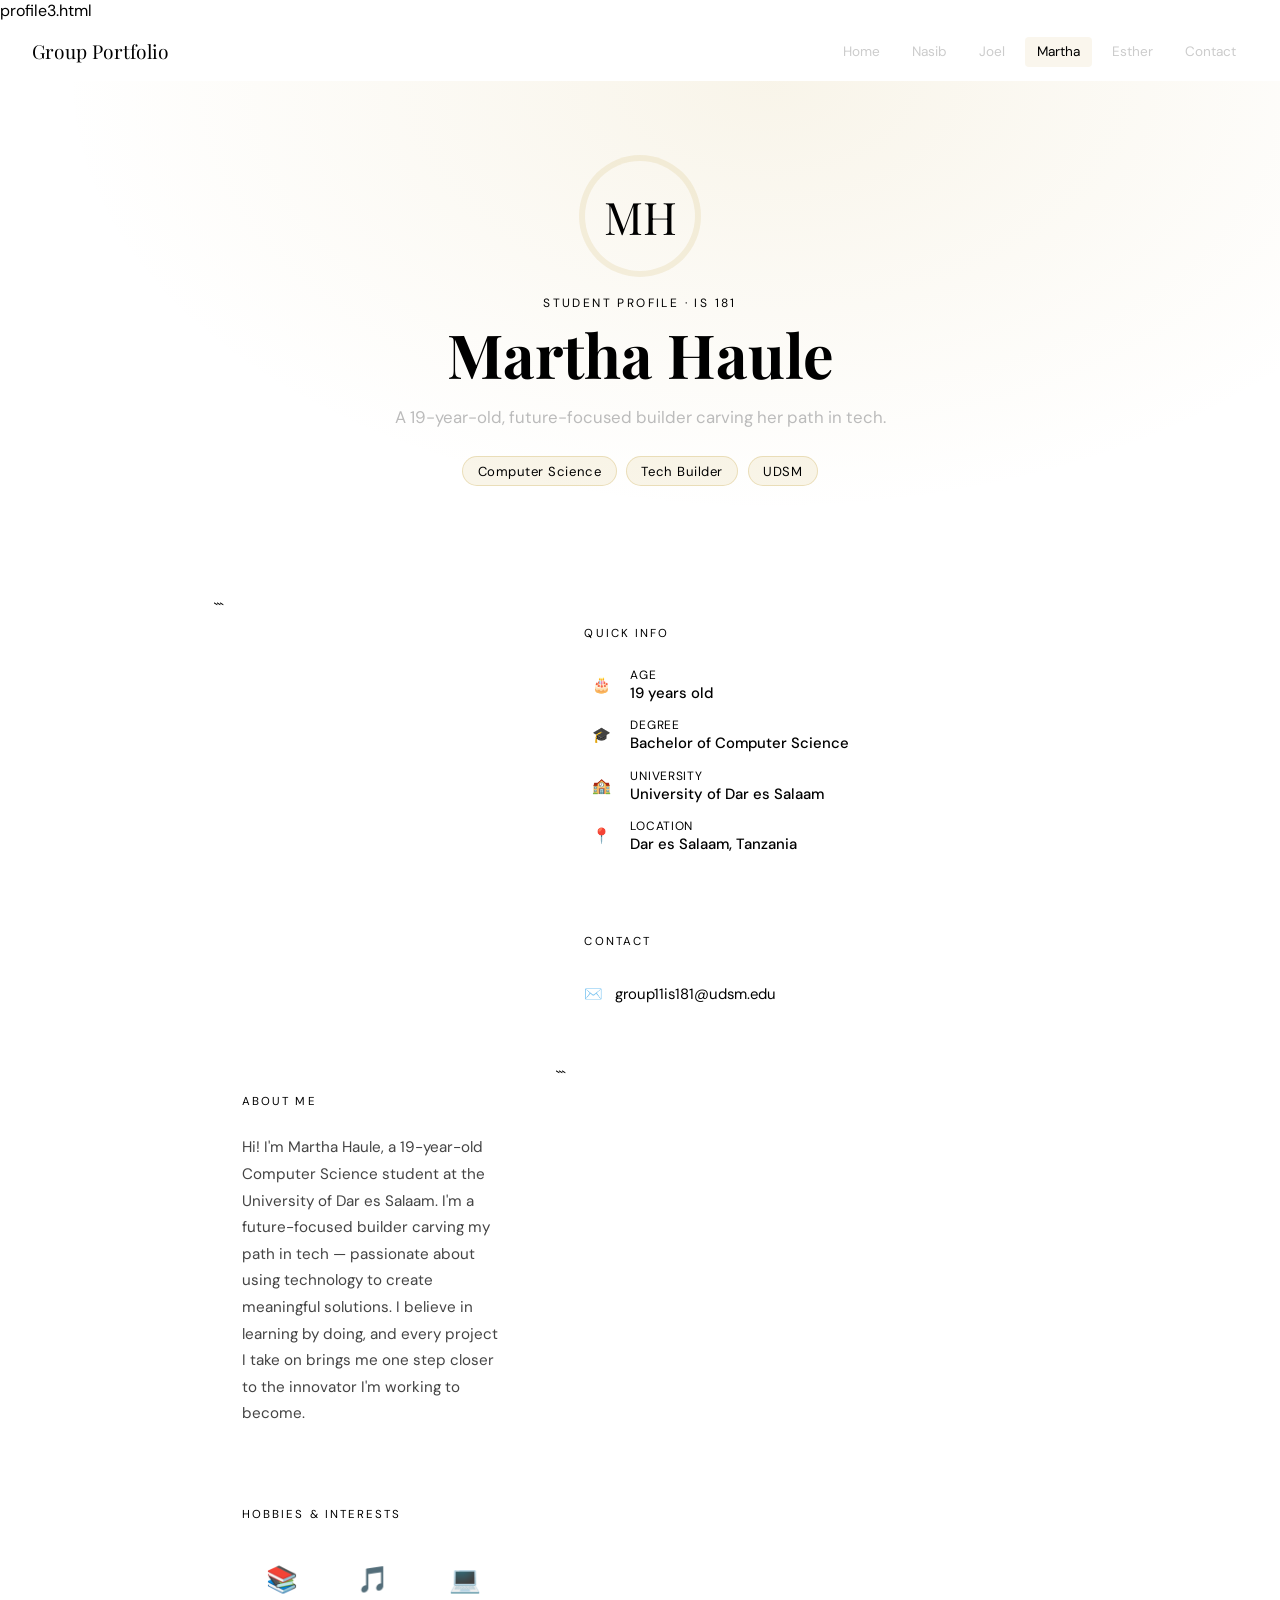
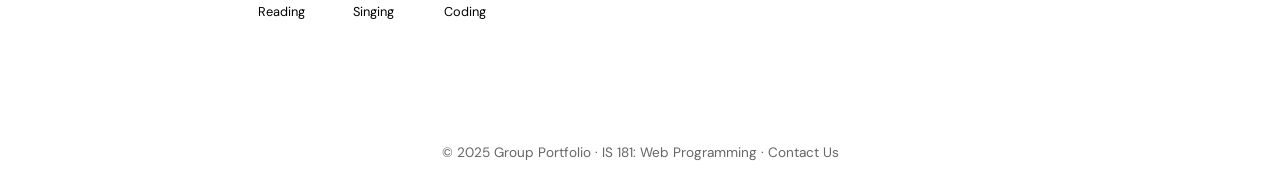
<file: Martha.html>
profile3.html
<!DOCTYPE html>

<html lang="en">
<head>
  <meta charset="UTF-8" />
  <meta name="viewport" content="width=device-width, initial-scale=1.0"/>
  <title>Martha Haule | Student Portfolio</title>
  <link href="https://fonts.googleapis.com/css2?family=Playfair+Display:wght@700;900&family=DM+Sans:wght@300;400;500&display=swap" rel="stylesheet"/>
  <style>
    *, *::before, *::after { box-sizing: border-box; margin: 0; padding: 0; }

```
:root {
  --ink: #1a1a2e;
  --cream: #f5f0e8;
  --gold: #c9a84c;
  --muted: #7a7a8c;
  --card: #ffffff;
  --border: #e0d9cd;
}

body {
  font-family: 'DM Sans', sans-serif;
  background-color: var(--cream);
  color: var(--ink);
  min-height: 100vh;
}

/* NAV */
nav {
  background: var(--ink);
  padding: 0 2rem;
  display: flex;
  align-items: center;
  justify-content: space-between;
  position: sticky;
  top: 0;
  z-index: 100;
  height: 60px;
}

.nav-brand {
  font-family: 'Playfair Display', serif;
  color: var(--gold);
  font-size: 1.2rem;
  text-decoration: none;
}

.nav-links {
  display: flex;
  gap: 0.5rem;
  list-style: none;
  flex-wrap: wrap;
}

.nav-links a {
  color: #ccc;
  text-decoration: none;
  font-size: 0.85rem;
  padding: 0.4rem 0.75rem;
  border-radius: 4px;
  transition: color 0.2s, background 0.2s;
}

.nav-links a:hover, .nav-links a.active {
  color: var(--gold);
  background: rgba(201,168,76,0.1);
}

/* HERO */
.hero {
  background: var(--ink);
  color: var(--cream);
  padding: 5rem 2rem 4rem;
  position: relative;
  overflow: hidden;
  display: flex;
  flex-direction: column;
  align-items: center;
  text-align: center;
}

.hero::before {
  content: '';
  position: absolute;
  inset: 0;
  background: radial-gradient(ellipse at 60% 0%, rgba(201,168,76,0.12) 0%, transparent 65%);
}

.avatar-circle {
  width: 110px;
  height: 110px;
  border-radius: 50%;
  background: linear-gradient(135deg, var(--gold), #e8c96a);
  display: flex;
  align-items: center;
  justify-content: center;
  font-family: 'Playfair Display', serif;
  font-size: 2.8rem;
  color: var(--ink);
  margin-bottom: 1.5rem;
  position: relative;
  z-index: 1;
  box-shadow: 0 0 0 6px rgba(201,168,76,0.15);
  animation: fadeDown 0.7s ease both;
}

@keyframes fadeDown {
  from { opacity: 0; transform: translateY(-20px); }
  to   { opacity: 1; transform: translateY(0); }
}

@keyframes fadeUp {
  from { opacity: 0; transform: translateY(20px); }
  to   { opacity: 1; transform: translateY(0); }
}

.hero-label {
  font-size: 0.75rem;
  letter-spacing: 0.2em;
  text-transform: uppercase;
  color: var(--gold);
  margin-bottom: 0.6rem;
  position: relative;
  z-index: 1;
  animation: fadeUp 0.6s 0.2s ease both;
}

.hero h1 {
  font-family: 'Playfair Display', serif;
  font-size: clamp(2.2rem, 5vw, 3.8rem);
  line-height: 1.1;
  margin-bottom: 1rem;
  position: relative;
  z-index: 1;
  animation: fadeUp 0.6s 0.3s ease both;
}

.hero-bio {
  font-size: 1.05rem;
  color: #bbb;
  max-width: 500px;
  line-height: 1.7;
  position: relative;
  z-index: 1;
  animation: fadeUp 0.6s 0.4s ease both;
}

.hero-tags {
  display: flex;
  gap: 0.6rem;
  flex-wrap: wrap;
  justify-content: center;
  margin-top: 1.5rem;
  position: relative;
  z-index: 1;
  animation: fadeUp 0.6s 0.5s ease both;
}

.tag {
  background: rgba(201,168,76,0.12);
  border: 1px solid rgba(201,168,76,0.3);
  color: var(--gold);
  padding: 0.35rem 0.9rem;
  border-radius: 20px;
  font-size: 0.82rem;
  letter-spacing: 0.04em;
}

/* MAIN CONTENT */
.main {
  max-width: 900px;
  margin: 3rem auto;
  padding: 0 1.5rem;
  display: grid;
  grid-template-columns: 1fr 1.6fr;
  gap: 1.5rem;
  align-items: start;
}

@media (max-width: 650px) {
  .main { grid-template-columns: 1fr; }
}

/* CARDS */
.card {
  background: var(--card);
  border: 1px solid var(--border);
  border-radius: 10px;
  padding: 1.75rem;
  margin-bottom: 1.5rem;
}

.card:last-child { margin-bottom: 0; }

.card-title {
  font-size: 0.72rem;
  letter-spacing: 0.18em;
  text-transform: uppercase;
  color: var(--gold);
  margin-bottom: 1rem;
  padding-bottom: 0.6rem;
  border-bottom: 1px solid var(--border);
}

/* ABOUT */
.detail-row {
  display: flex;
  align-items: center;
  gap: 0.75rem;
  margin-bottom: 0.9rem;
}

.detail-row:last-child { margin-bottom: 0; }

.detail-icon {
  width: 34px;
  height: 34px;
  background: var(--ink);
  border-radius: 6px;
  display: flex;
  align-items: center;
  justify-content: center;
  font-size: 0.95rem;
  flex-shrink: 0;
}

.detail-label {
  font-size: 0.75rem;
  color: var(--muted);
  text-transform: uppercase;
  letter-spacing: 0.06em;
}

.detail-value {
  font-size: 0.93rem;
  font-weight: 500;
  color: var(--ink);
}

/* HOBBIES */
.hobby-grid {
  display: grid;
  grid-template-columns: repeat(3, 1fr);
  gap: 0.75rem;
}

.hobby-item {
  background: var(--cream);
  border: 1px solid var(--border);
  border-radius: 8px;
  padding: 1rem 0.75rem;
  text-align: center;
  transition: border-color 0.2s, transform 0.2s;
}

.hobby-item:hover {
  border-color: var(--gold);
  transform: translateY(-3px);
}

.hobby-emoji { font-size: 1.6rem; display: block; margin-bottom: 0.4rem; }
.hobby-name { font-size: 0.8rem; color: var(--muted); }

/* ABOUT TEXT */
.about-text {
  font-size: 0.95rem;
  line-height: 1.75;
  color: #444;
}

/* CONTACT */
.contact-link {
  display: flex;
  align-items: center;
  gap: 0.75rem;
  text-decoration: none;
  color: var(--ink);
  padding: 0.6rem 0;
  border-bottom: 1px solid var(--border);
  font-size: 0.93rem;
  transition: color 0.2s;
}

.contact-link:last-child { border-bottom: none; }
.contact-link:hover { color: var(--gold); }

/* FOOTER */
footer {
  background: var(--ink);
  color: #666;
  text-align: center;
  padding: 2rem;
  font-size: 0.85rem;
  margin-top: 3rem;
}

footer a { color: var(--gold); text-decoration: none; }
```

  </style>
</head>
<body>

  <!-- NAVIGATION -->

  <nav>
    <a class="nav-brand" href="index.html">Group Portfolio</a>
    <ul class="nav-links">
      <li><a href="index.html">Home</a></li>
      <li><a href="profile1.html">Nasib</a></li>
      <li><a href="profile2.html">Joel</a></li>
      <li><a href="profile3.html" class="active">Martha</a></li>
      <li><a href="profile4.html">Esther</a></li>
      <li><a href="contact.html">Contact</a></li>
    </ul>
  </nav>

  <!-- HERO -->

  <div class="hero">
    <div class="avatar-circle">MH</div>
    <p class="hero-label">Student Profile · IS 181</p>
    <h1>Martha Haule</h1>
    <p class="hero-bio">A 19-year-old, future-focused builder carving her path in tech.</p>
    <div class="hero-tags">
      <span class="tag">Computer Science</span>
      <span class="tag">Tech Builder</span>
      <span class="tag">UDSM</span>
    </div>
  </div>

  <!-- MAIN -->

  <div class="main">

```
<!-- LEFT COLUMN -->
<div>

  <!-- Quick Info -->
  <div class="card">
    <p class="card-title">Quick Info</p>

    <div class="detail-row">
      <div class="detail-icon">🎂</div>
      <div>
        <div class="detail-label">Age</div>
        <div class="detail-value">19 years old</div>
      </div>
    </div>

    <div class="detail-row">
      <div class="detail-icon">🎓</div>
      <div>
        <div class="detail-label">Degree</div>
        <div class="detail-value">Bachelor of Computer Science</div>
      </div>
    </div>

    <div class="detail-row">
      <div class="detail-icon">🏫</div>
      <div>
        <div class="detail-label">University</div>
        <div class="detail-value">University of Dar es Salaam</div>
      </div>
    </div>

    <div class="detail-row">
      <div class="detail-icon">📍</div>
      <div>
        <div class="detail-label">Location</div>
        <div class="detail-value">Dar es Salaam, Tanzania</div>
      </div>
    </div>
  </div>

  <!-- Contact -->
  <div class="card">
    <p class="card-title">Contact</p>
    <a class="contact-link" href="mailto:group11is181@udsm.edu">
      <span>✉️</span> group11is181@udsm.edu
    </a>
  </div>

</div>

<!-- RIGHT COLUMN -->
<div>

  <!-- About -->
  <div class="card">
    <p class="card-title">About Me</p>
    <p class="about-text">
      Hi! I'm Martha Haule, a 19-year-old Computer Science student at the University of Dar es Salaam. I'm a future-focused builder carving my path in tech — passionate about using technology to create meaningful solutions. I believe in learning by doing, and every project I take on brings me one step closer to the innovator I'm working to become.
    </p>
  </div>

  <!-- Hobbies -->
  <div class="card">
    <p class="card-title">Hobbies & Interests</p>
    <div class="hobby-grid">
      <div class="hobby-item">
        <span class="hobby-emoji">📚</span>
        <span class="hobby-name">Reading</span>
      </div>
      <div class="hobby-item">
        <span class="hobby-emoji">🎵</span>
        <span class="hobby-name">Singing</span>
      </div>
      <div class="hobby-item">
        <span class="hobby-emoji">💻</span>
        <span class="hobby-name">Coding</span>
      </div>
    </div>
  </div>

</div>
```

  </div>

  <footer>
    <p>© 2025 Group Portfolio · IS 181: Web Programming · <a href="contact.html">Contact Us</a></p>
  </footer>

</body>
</html>
</file>
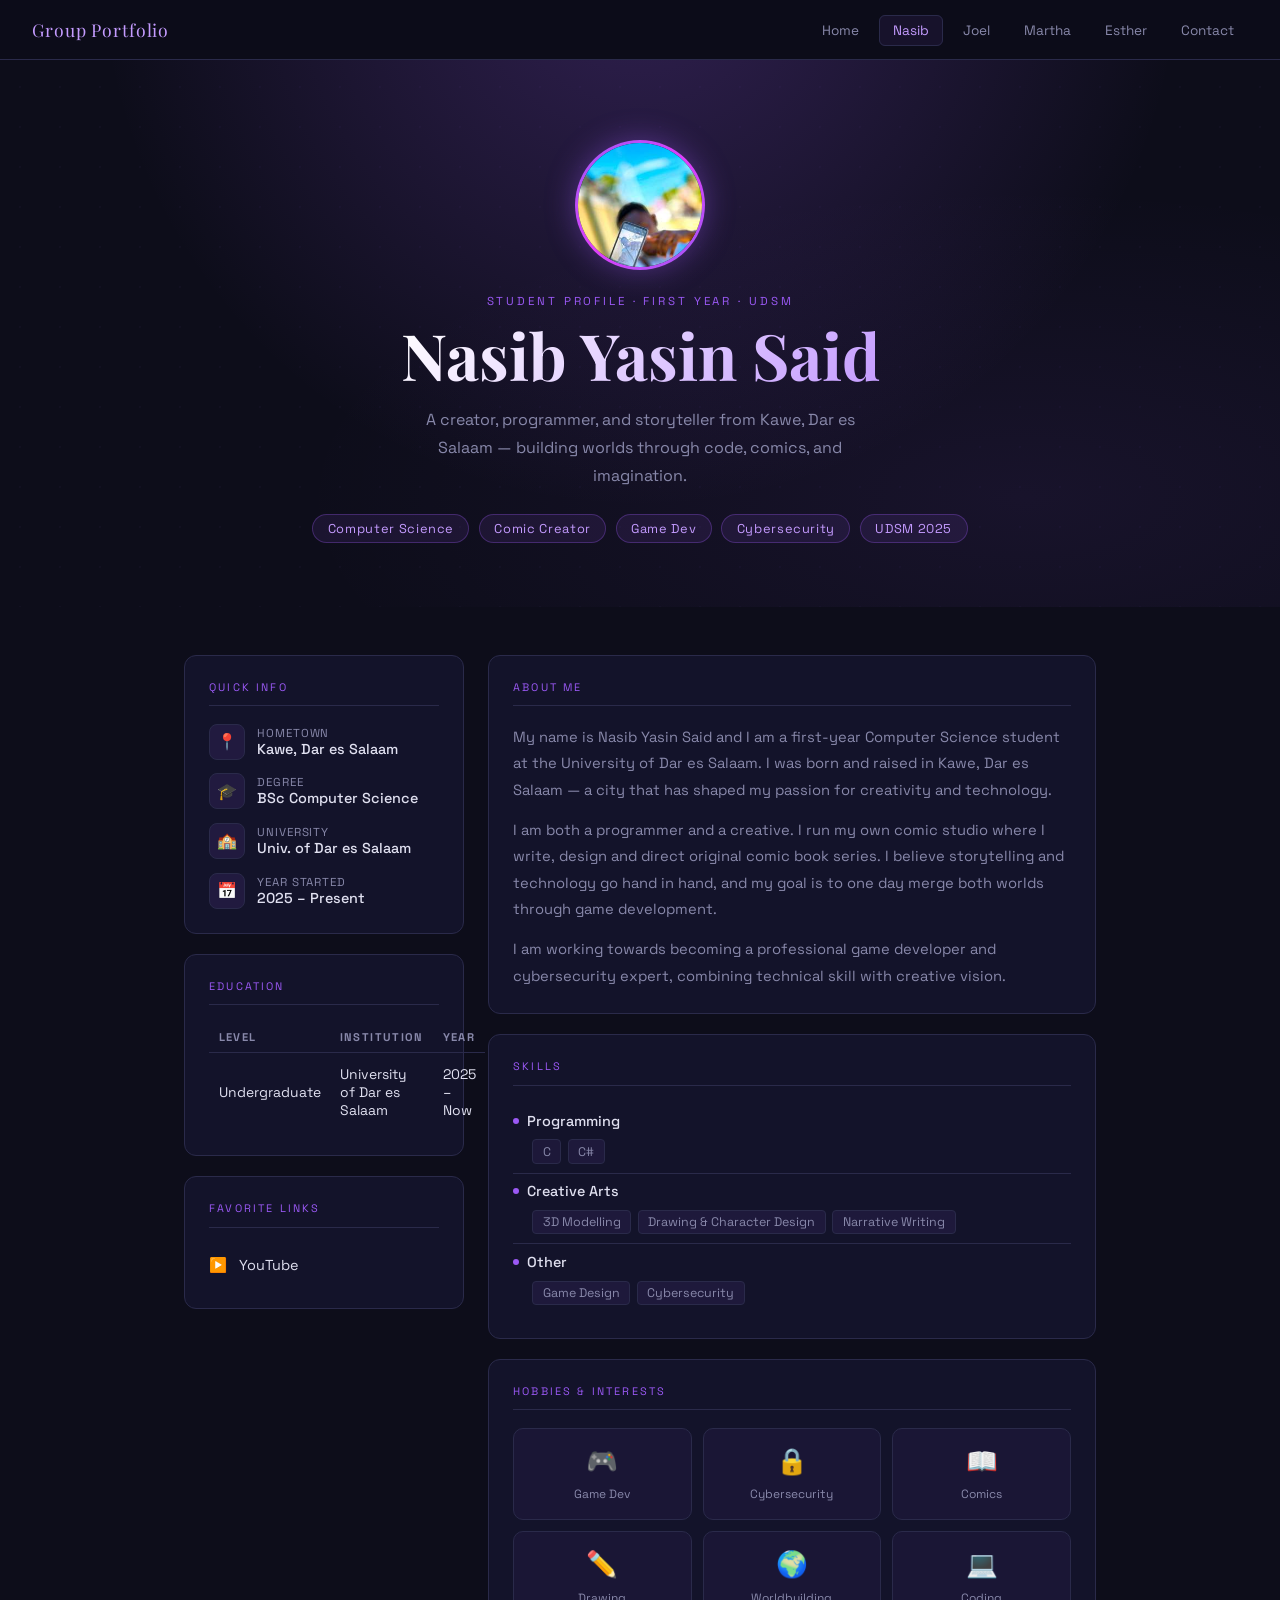
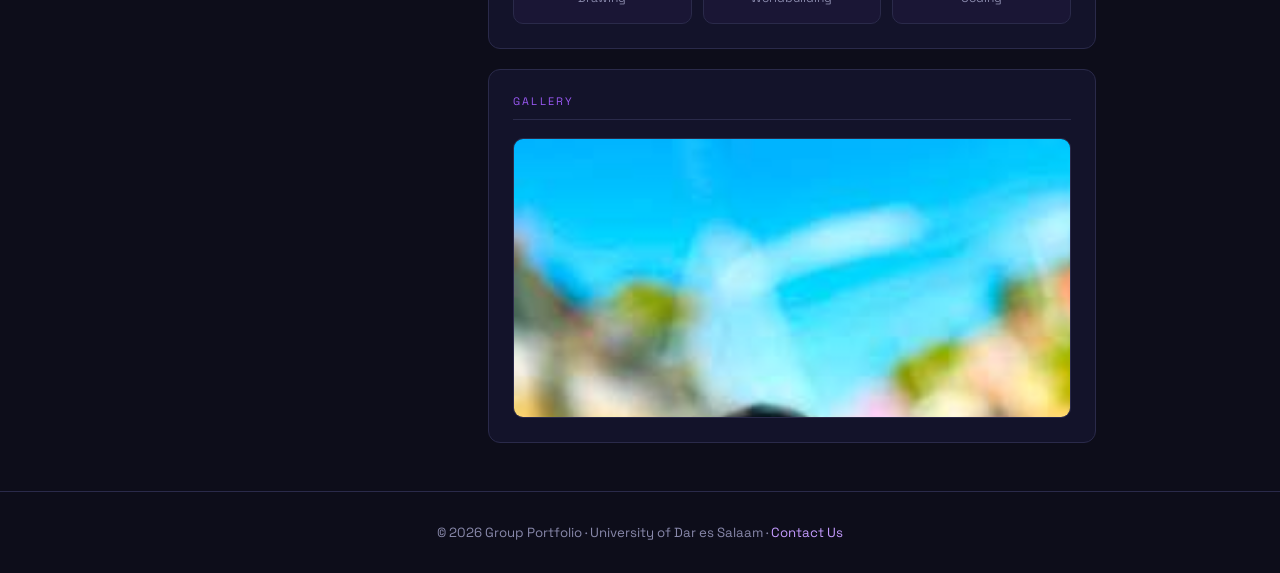
<file: Nasibu.html>
<!DOCTYPE html>
<html lang="en">
<head>
  <meta charset="UTF-8" />
  <meta name="viewport" content="width=device-width, initial-scale=1.0"/>
  <title>Nasib Yasin Said | Portfolio</title>
  <link href="https://fonts.googleapis.com/css2?family=Space+Grotesk:wght@400;500;700&family=Playfair+Display:wght@700&display=swap" rel="stylesheet"/>
  <style>
    *, *::before, *::after { box-sizing: border-box; margin: 0; padding: 0; }

    :root {
      --bg: #0d0d1a;
      --card: #13132a;
      --purple: #9b59f5;
      --purple-light: #c49bff;
      --border: #2a2a4a;
      --text: #e0e0f0;
      --muted: #8888aa;
      --white: #ffffff;
    }

    body {
      font-family: 'Space Grotesk', sans-serif;
      background: var(--bg);
      color: var(--text);
      min-height: 100vh;
    }

    /* NAV */
    nav {
      background: rgba(13,13,26,0.95);
      backdrop-filter: blur(10px);
      border-bottom: 1px solid var(--border);
      padding: 0 2rem;
      display: flex;
      align-items: center;
      justify-content: space-between;
      position: sticky;
      top: 0;
      z-index: 100;
      height: 60px;
    }

    .nav-brand {
      font-family: 'Playfair Display', serif;
      color: var(--purple-light);
      font-size: 1.1rem;
      text-decoration: none;
      letter-spacing: 0.05em;
    }

    .nav-links {
      display: flex;
      gap: 0.4rem;
      list-style: none;
      flex-wrap: wrap;
    }

    .nav-links a {
      color: var(--muted);
      text-decoration: none;
      font-size: 0.85rem;
      padding: 0.4rem 0.8rem;
      border-radius: 6px;
      transition: all 0.2s;
      border: 1px solid transparent;
    }

    .nav-links a:hover, .nav-links a.active {
      color: var(--purple-light);
      border-color: var(--border);
      background: rgba(155,89,245,0.08);
    }

    /* HERO */
    .hero {
      position: relative;
      overflow: hidden;
      padding: 5rem 2rem 4rem;
      text-align: center;
      display: flex;
      flex-direction: column;
      align-items: center;
    }

    .hero::before {
      content: '';
      position: absolute;
      inset: 0;
      background:
        radial-gradient(ellipse at 50% -20%, rgba(155,89,245,0.25) 0%, transparent 60%),
        radial-gradient(ellipse at 80% 80%, rgba(155,89,245,0.08) 0%, transparent 50%);
    }

    .hero::after {
      content: '';
      position: absolute;
      top: -50%;
      left: -50%;
      width: 200%;
      height: 200%;
      background: radial-gradient(circle, rgba(155,89,245,0.03) 1px, transparent 1px);
      background-size: 40px 40px;
      z-index: 0;
    }

    .avatar-wrap {
      position: relative;
      z-index: 1;
      margin-bottom: 1.5rem;
      animation: popIn 0.6s cubic-bezier(0.34,1.56,0.64,1) both;
    }

    @keyframes popIn {
      from { opacity: 0; transform: scale(0.7); }
      to   { opacity: 1; transform: scale(1); }
    }

    .avatar-ring {
      width: 130px;
      height: 130px;
      border-radius: 50%;
      padding: 3px;
      background: linear-gradient(135deg, var(--purple), #e040fb, var(--purple));
      box-shadow: 0 0 30px rgba(155,89,245,0.4);
    }

    .avatar-ring img {
      width: 100%;
      height: 100%;
      border-radius: 50%;
      object-fit: cover;
      object-position: center top;
      display: block;
      background: var(--card);
    }

    .hero-label {
      position: relative;
      z-index: 1;
      font-size: 0.72rem;
      letter-spacing: 0.25em;
      text-transform: uppercase;
      color: var(--purple);
      margin-bottom: 0.75rem;
      animation: fadeUp 0.5s 0.2s ease both;
    }

    .hero h1 {
      position: relative;
      z-index: 1;
      font-family: 'Playfair Display', serif;
      font-size: clamp(2.5rem, 6vw, 4rem);
      line-height: 1.1;
      background: linear-gradient(135deg, #fff 0%, var(--purple-light) 100%);
      -webkit-background-clip: text;
      -webkit-text-fill-color: transparent;
      background-clip: text;
      margin-bottom: 1rem;
      animation: fadeUp 0.5s 0.3s ease both;
    }

    .hero-bio {
      position: relative;
      z-index: 1;
      color: var(--muted);
      font-size: 1rem;
      max-width: 480px;
      line-height: 1.75;
      animation: fadeUp 0.5s 0.4s ease both;
    }

    .hero-tags {
      position: relative;
      z-index: 1;
      display: flex;
      gap: 0.6rem;
      flex-wrap: wrap;
      justify-content: center;
      margin-top: 1.5rem;
      animation: fadeUp 0.5s 0.5s ease both;
    }

    .tag {
      background: rgba(155,89,245,0.1);
      border: 1px solid rgba(155,89,245,0.3);
      color: var(--purple-light);
      padding: 0.3rem 0.9rem;
      border-radius: 20px;
      font-size: 0.8rem;
      letter-spacing: 0.05em;
    }

    @keyframes fadeUp {
      from { opacity: 0; transform: translateY(15px); }
      to   { opacity: 1; transform: translateY(0); }
    }

    /* MAIN GRID */
    .main {
      max-width: 960px;
      margin: 3rem auto;
      padding: 0 1.5rem;
      display: grid;
      grid-template-columns: 280px 1fr;
      gap: 1.5rem;
      align-items: start;
    }

    @media (max-width: 680px) {
      .main { grid-template-columns: 1fr; }
    }

    /* CARDS */
    .card {
      background: var(--card);
      border: 1px solid var(--border);
      border-radius: 12px;
      padding: 1.5rem;
      margin-bottom: 1.25rem;
      transition: border-color 0.2s;
    }

    .card:hover { border-color: rgba(155,89,245,0.3); }
    .card:last-child { margin-bottom: 0; }

    .card-title {
      font-size: 0.68rem;
      letter-spacing: 0.2em;
      text-transform: uppercase;
      color: var(--purple);
      margin-bottom: 1.1rem;
      padding-bottom: 0.7rem;
      border-bottom: 1px solid var(--border);
    }

    /* INFO ROWS */
    .info-row {
      display: flex;
      align-items: center;
      gap: 0.75rem;
      margin-bottom: 0.85rem;
    }

    .info-row:last-child { margin-bottom: 0; }

    .info-icon {
      width: 36px;
      height: 36px;
      border-radius: 8px;
      background: rgba(155,89,245,0.1);
      border: 1px solid var(--border);
      display: flex;
      align-items: center;
      justify-content: center;
      font-size: 1rem;
      flex-shrink: 0;
    }

    .info-label {
      font-size: 0.72rem;
      color: var(--muted);
      text-transform: uppercase;
      letter-spacing: 0.08em;
    }

    .info-value {
      font-size: 0.9rem;
      font-weight: 500;
      color: var(--text);
    }

    /* SKILLS */
    .skill-list { list-style: none; }

    .skill-list > li {
      padding: 0.55rem 0;
      border-bottom: 1px solid var(--border);
      font-size: 0.9rem;
      color: var(--text);
      display: flex;
      align-items: flex-start;
      gap: 0.6rem;
      flex-direction: column;
    }

    .skill-list > li:last-child { border-bottom: none; }

    .skill-name {
      display: flex;
      align-items: center;
      gap: 0.5rem;
      font-weight: 500;
    }

    .skill-name::before {
      content: '';
      width: 6px;
      height: 6px;
      border-radius: 50%;
      background: var(--purple);
      flex-shrink: 0;
    }

    .skill-sub {
      list-style: none;
      margin-left: 1.2rem;
      display: flex;
      flex-wrap: wrap;
      gap: 0.4rem;
    }

    .skill-sub li {
      font-size: 0.78rem;
      background: rgba(155,89,245,0.08);
      border: 1px solid var(--border);
      color: var(--muted);
      padding: 0.2rem 0.6rem;
      border-radius: 4px;
    }

    /* EDUCATION TABLE */
    .edu-table {
      width: 100%;
      border-collapse: collapse;
      font-size: 0.87rem;
    }

    .edu-table th {
      text-align: left;
      font-size: 0.7rem;
      letter-spacing: 0.12em;
      text-transform: uppercase;
      color: var(--muted);
      padding: 0.5rem 0.6rem;
      border-bottom: 1px solid var(--border);
    }

    .edu-table td {
      padding: 0.75rem 0.6rem;
      border-bottom: 1px solid var(--border);
      color: var(--text);
    }

    .edu-table tr:last-child td { border-bottom: none; }

    /* HOBBIES */
    .hobby-grid {
      display: grid;
      grid-template-columns: repeat(3, 1fr);
      gap: 0.7rem;
    }

    .hobby-item {
      background: rgba(155,89,245,0.05);
      border: 1px solid var(--border);
      border-radius: 10px;
      padding: 1rem 0.6rem;
      text-align: center;
      cursor: default;
      transition: all 0.2s;
    }

    .hobby-item:hover {
      border-color: rgba(155,89,245,0.4);
      background: rgba(155,89,245,0.1);
      transform: translateY(-2px);
    }

    .hobby-emoji { font-size: 1.6rem; display: block; margin-bottom: 0.35rem; }
    .hobby-name { font-size: 0.75rem; color: var(--muted); }

    /* ABOUT */
    .about-text {
      font-size: 0.92rem;
      line-height: 1.8;
      color: var(--muted);
    }

    .about-text p + p { margin-top: 0.85rem; }

    /* GALLERY */
    .gallery-img {
      width: 100%;
      border-radius: 10px;
      object-fit: cover;
      object-position: center top;
      max-height: 280px;
      display: block;
      border: 1px solid var(--border);
    }

    /* LINKS */
    .fav-link {
      display: flex;
      align-items: center;
      gap: 0.75rem;
      text-decoration: none;
      color: var(--text);
      padding: 0.65rem 0;
      border-bottom: 1px solid var(--border);
      font-size: 0.9rem;
      transition: color 0.2s;
    }

    .fav-link:last-child { border-bottom: none; }
    .fav-link:hover { color: var(--purple-light); }

    /* FOOTER */
    footer {
      border-top: 1px solid var(--border);
      text-align: center;
      padding: 2rem;
      font-size: 0.83rem;
      color: var(--muted);
      margin-top: 3rem;
    }

    footer a { color: var(--purple-light); text-decoration: none; }
  </style>
</head>
<body>

  <!-- NAVIGATION -->
  <nav>
    <a class="nav-brand" href="index.html">Group Portfolio</a>
    <ul class="nav-links">
      <li><a href="index.html">Home</a></li>
      <li><a href="profile1.html" class="active">Nasib</a></li>
      <li><a href="profile2.html">Joel</a></li>
      <li><a href="profile3.html">Martha</a></li>
      <li><a href="profile4.html">Esther</a></li>
      <li><a href="contact.html">Contact</a></li>
    </ul>
  </nav>

  <!-- HERO SECTION -->
  <div class="hero">
    <div class="avatar-wrap">
      <div class="avatar-ring">
        <img src="[data-uri]" alt="Nasib Yasin Said">
      </div>
    </div>
    <p class="hero-label">Student Profile &middot; First Year &middot; UDSM</p>
    <h1>Nasib Yasin Said</h1>
    <p class="hero-bio">A creator, programmer, and storyteller from Kawe, Dar es Salaam — building worlds through code, comics, and imagination.</p>
    <div class="hero-tags">
      <span class="tag">Computer Science</span>
      <span class="tag">Comic Creator</span>
      <span class="tag">Game Dev</span>
      <span class="tag">Cybersecurity</span>
      <span class="tag">UDSM 2025</span>
    </div>
  </div>

  <!-- MAIN CONTENT -->
  <div class="main">

    <!-- LEFT COLUMN -->
    <div>

      <!-- Quick Info Card -->
      <div class="card">
        <p class="card-title">Quick Info</p>

        <div class="info-row">
          <div class="info-icon">📍</div>
          <div>
            <div class="info-label">Hometown</div>
            <div class="info-value">Kawe, Dar es Salaam</div>
          </div>
        </div>

        <div class="info-row">
          <div class="info-icon">🎓</div>
          <div>
            <div class="info-label">Degree</div>
            <div class="info-value">BSc Computer Science</div>
          </div>
        </div>

        <div class="info-row">
          <div class="info-icon">🏫</div>
          <div>
            <div class="info-label">University</div>
            <div class="info-value">Univ. of Dar es Salaam</div>
          </div>
        </div>

        <div class="info-row">
          <div class="info-icon">📅</div>
          <div>
            <div class="info-label">Year Started</div>
            <div class="info-value">2025 – Present</div>
          </div>
        </div>

      </div>

      <!-- Education Card -->
      <div class="card">
        <p class="card-title">Education</p>
        <table class="edu-table">
          <tr>
            <th>Level</th>
            <th>Institution</th>
            <th>Year</th>
          </tr>
          <tr>
            <td>Undergraduate</td>
            <td>University of Dar es Salaam</td>
            <td>2025 – Now</td>
          </tr>
        </table>
      </div>

      <!-- Favorite Links Card -->
      <div class="card">
        <p class="card-title">Favorite Links</p>
        <a class="fav-link" href="https://www.youtube.com" target="_blank">
          <span>▶️</span> YouTube
        </a>
      </div>

    </div>

    <!-- RIGHT COLUMN -->
    <div>

      <!-- About Card -->
      <div class="card">
        <p class="card-title">About Me</p>
        <div class="about-text">
          <p>My name is Nasib Yasin Said and I am a first-year Computer Science student at the University of Dar es Salaam. I was born and raised in Kawe, Dar es Salaam — a city that has shaped my passion for creativity and technology.</p>
          <p>I am both a programmer and a creative. I run my own comic studio where I write, design and direct original comic book series. I believe storytelling and technology go hand in hand, and my goal is to one day merge both worlds through game development.</p>
          <p>I am working towards becoming a professional game developer and cybersecurity expert, combining technical skill with creative vision.</p>
        </div>
      </div>

      <!-- Skills Card -->
      <div class="card">
        <p class="card-title">Skills</p>
        <ul class="skill-list">
          <li>
            <span class="skill-name">Programming</span>
            <ul class="skill-sub">
              <li>C</li>
              <li>C#</li>
            </ul>
          </li>
          <li>
            <span class="skill-name">Creative Arts</span>
            <ul class="skill-sub">
              <li>3D Modelling</li>
              <li>Drawing &amp; Character Design</li>
              <li>Narrative Writing</li>
            </ul>
          </li>
          <li>
            <span class="skill-name">Other</span>
            <ul class="skill-sub">
              <li>Game Design</li>
              <li>Cybersecurity</li>
            </ul>
          </li>
        </ul>
      </div>

      <!-- Hobbies Card -->
      <div class="card">
        <p class="card-title">Hobbies &amp; Interests</p>
        <div class="hobby-grid">
          <div class="hobby-item">
            <span class="hobby-emoji">🎮</span>
            <span class="hobby-name">Game Dev</span>
          </div>
          <div class="hobby-item">
            <span class="hobby-emoji">🔒</span>
            <span class="hobby-name">Cybersecurity</span>
          </div>
          <div class="hobby-item">
            <span class="hobby-emoji">📖</span>
            <span class="hobby-name">Comics</span>
          </div>
          <div class="hobby-item">
            <span class="hobby-emoji">✏️</span>
            <span class="hobby-name">Drawing</span>
          </div>
          <div class="hobby-item">
            <span class="hobby-emoji">🌍</span>
            <span class="hobby-name">Worldbuilding</span>
          </div>
          <div class="hobby-item">
            <span class="hobby-emoji">💻</span>
            <span class="hobby-name">Coding</span>
          </div>
        </div>
      </div>

      <!-- Gallery Card -->
      <div class="card">
        <p class="card-title">Gallery</p>
        <img class="gallery-img" src="[data-uri]" alt="Nasib Yasin Said">
      </div>

    </div>
  </div>

  <!-- FOOTER -->
  <footer>
    <p>&copy; 2026 Group Portfolio &middot; University of Dar es Salaam &middot; <a href="contact.html">Contact Us</a></p>
  </footer>

</body>
</html>
</file>
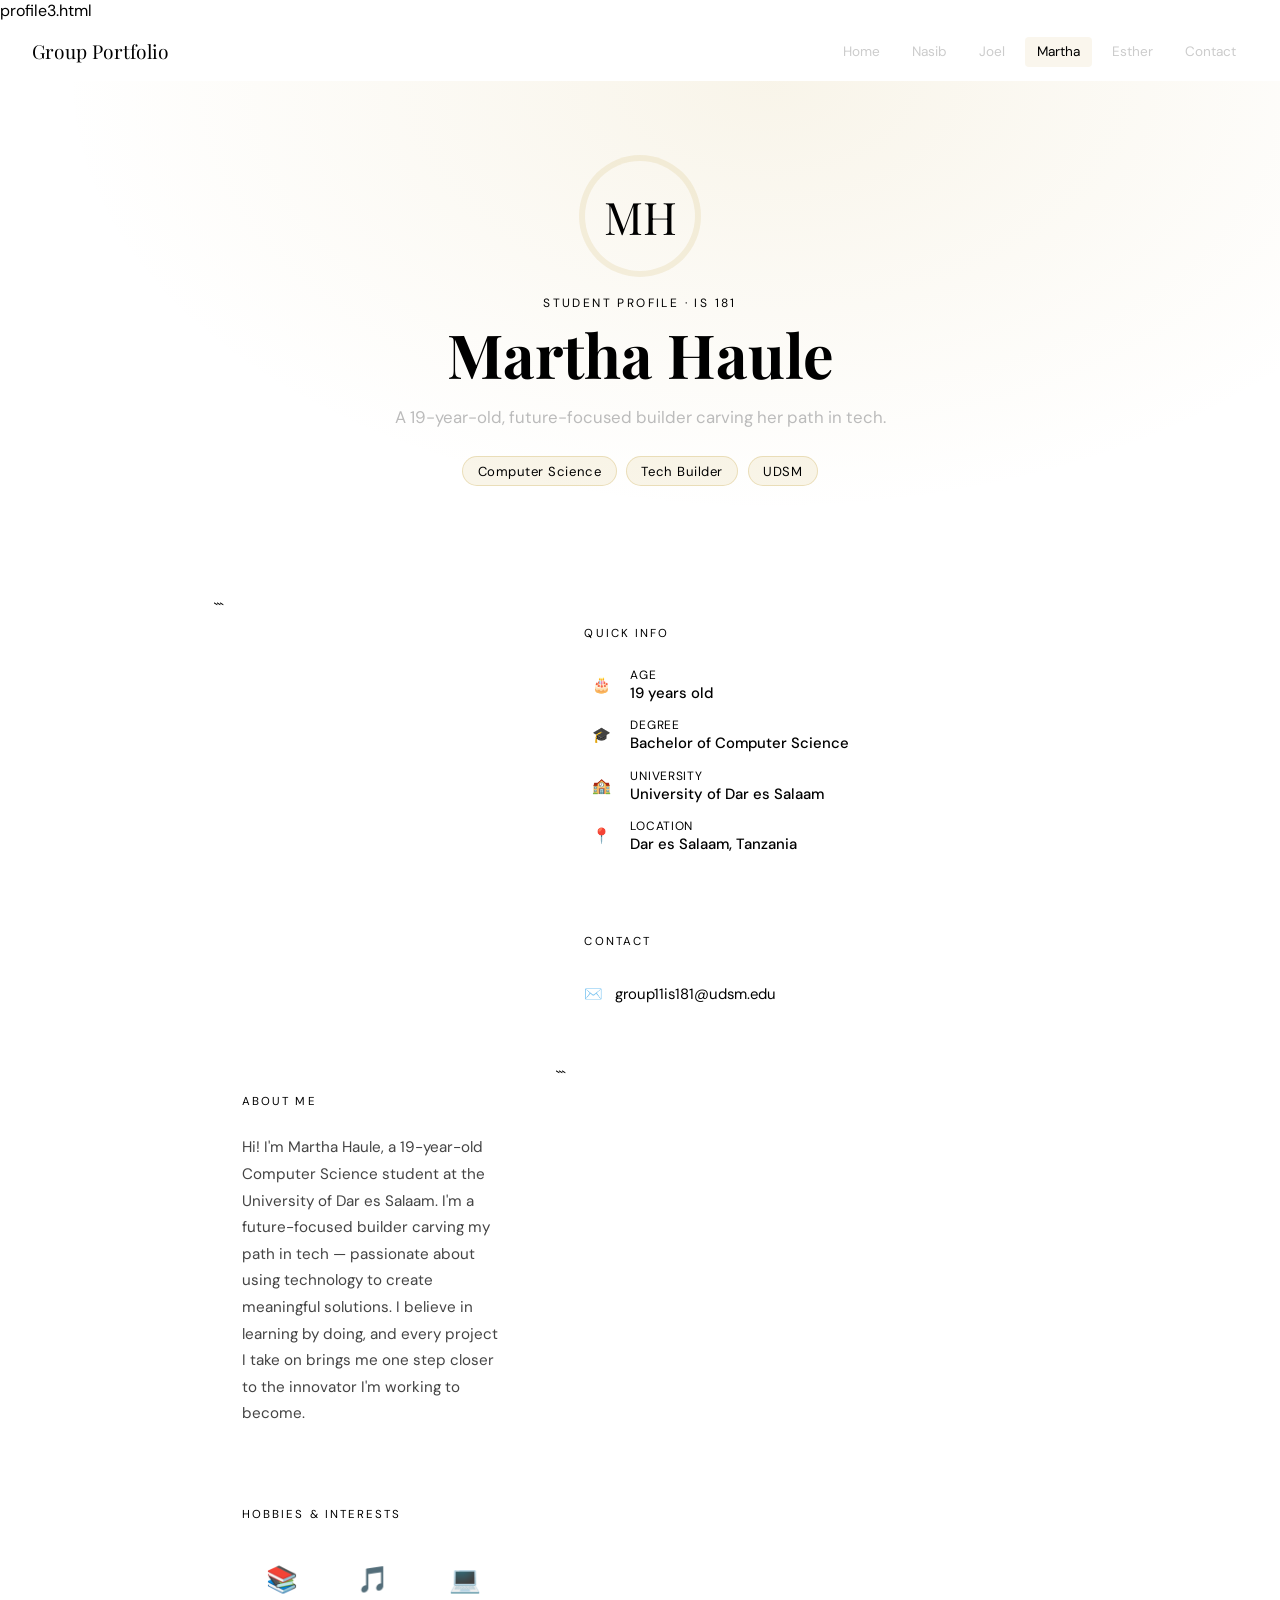
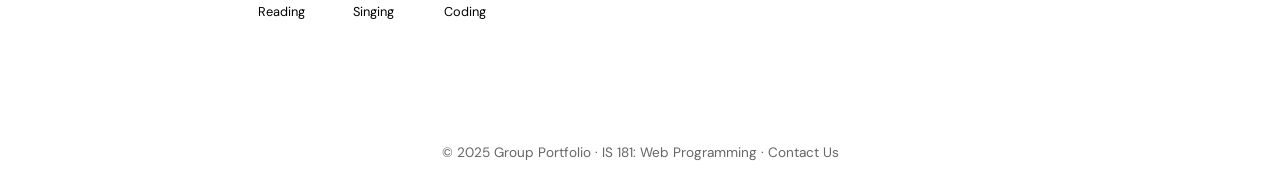
<file: profile3.html>
profile3.html
<!DOCTYPE html>

<html lang="en">
<head>
  <meta charset="UTF-8" />
  <meta name="viewport" content="width=device-width, initial-scale=1.0"/>
  <title>Martha Haule | Student Portfolio</title>
  <link href="https://fonts.googleapis.com/css2?family=Playfair+Display:wght@700;900&family=DM+Sans:wght@300;400;500&display=swap" rel="stylesheet"/>
  <style>
    *, *::before, *::after { box-sizing: border-box; margin: 0; padding: 0; }

```
:root {
  --ink: #1a1a2e;
  --cream: #f5f0e8;
  --gold: #c9a84c;
  --muted: #7a7a8c;
  --card: #ffffff;
  --border: #e0d9cd;
}

body {
  font-family: 'DM Sans', sans-serif;
  background-color: var(--cream);
  color: var(--ink);
  min-height: 100vh;
}

/* NAV */
nav {
  background: var(--ink);
  padding: 0 2rem;
  display: flex;
  align-items: center;
  justify-content: space-between;
  position: sticky;
  top: 0;
  z-index: 100;
  height: 60px;
}

.nav-brand {
  font-family: 'Playfair Display', serif;
  color: var(--gold);
  font-size: 1.2rem;
  text-decoration: none;
}

.nav-links {
  display: flex;
  gap: 0.5rem;
  list-style: none;
  flex-wrap: wrap;
}

.nav-links a {
  color: #ccc;
  text-decoration: none;
  font-size: 0.85rem;
  padding: 0.4rem 0.75rem;
  border-radius: 4px;
  transition: color 0.2s, background 0.2s;
}

.nav-links a:hover, .nav-links a.active {
  color: var(--gold);
  background: rgba(201,168,76,0.1);
}

/* HERO */
.hero {
  background: var(--ink);
  color: var(--cream);
  padding: 5rem 2rem 4rem;
  position: relative;
  overflow: hidden;
  display: flex;
  flex-direction: column;
  align-items: center;
  text-align: center;
}

.hero::before {
  content: '';
  position: absolute;
  inset: 0;
  background: radial-gradient(ellipse at 60% 0%, rgba(201,168,76,0.12) 0%, transparent 65%);
}

.avatar-circle {
  width: 110px;
  height: 110px;
  border-radius: 50%;
  background: linear-gradient(135deg, var(--gold), #e8c96a);
  display: flex;
  align-items: center;
  justify-content: center;
  font-family: 'Playfair Display', serif;
  font-size: 2.8rem;
  color: var(--ink);
  margin-bottom: 1.5rem;
  position: relative;
  z-index: 1;
  box-shadow: 0 0 0 6px rgba(201,168,76,0.15);
  animation: fadeDown 0.7s ease both;
}

@keyframes fadeDown {
  from { opacity: 0; transform: translateY(-20px); }
  to   { opacity: 1; transform: translateY(0); }
}

@keyframes fadeUp {
  from { opacity: 0; transform: translateY(20px); }
  to   { opacity: 1; transform: translateY(0); }
}

.hero-label {
  font-size: 0.75rem;
  letter-spacing: 0.2em;
  text-transform: uppercase;
  color: var(--gold);
  margin-bottom: 0.6rem;
  position: relative;
  z-index: 1;
  animation: fadeUp 0.6s 0.2s ease both;
}

.hero h1 {
  font-family: 'Playfair Display', serif;
  font-size: clamp(2.2rem, 5vw, 3.8rem);
  line-height: 1.1;
  margin-bottom: 1rem;
  position: relative;
  z-index: 1;
  animation: fadeUp 0.6s 0.3s ease both;
}

.hero-bio {
  font-size: 1.05rem;
  color: #bbb;
  max-width: 500px;
  line-height: 1.7;
  position: relative;
  z-index: 1;
  animation: fadeUp 0.6s 0.4s ease both;
}

.hero-tags {
  display: flex;
  gap: 0.6rem;
  flex-wrap: wrap;
  justify-content: center;
  margin-top: 1.5rem;
  position: relative;
  z-index: 1;
  animation: fadeUp 0.6s 0.5s ease both;
}

.tag {
  background: rgba(201,168,76,0.12);
  border: 1px solid rgba(201,168,76,0.3);
  color: var(--gold);
  padding: 0.35rem 0.9rem;
  border-radius: 20px;
  font-size: 0.82rem;
  letter-spacing: 0.04em;
}

/* MAIN CONTENT */
.main {
  max-width: 900px;
  margin: 3rem auto;
  padding: 0 1.5rem;
  display: grid;
  grid-template-columns: 1fr 1.6fr;
  gap: 1.5rem;
  align-items: start;
}

@media (max-width: 650px) {
  .main { grid-template-columns: 1fr; }
}

/* CARDS */
.card {
  background: var(--card);
  border: 1px solid var(--border);
  border-radius: 10px;
  padding: 1.75rem;
  margin-bottom: 1.5rem;
}

.card:last-child { margin-bottom: 0; }

.card-title {
  font-size: 0.72rem;
  letter-spacing: 0.18em;
  text-transform: uppercase;
  color: var(--gold);
  margin-bottom: 1rem;
  padding-bottom: 0.6rem;
  border-bottom: 1px solid var(--border);
}

/* ABOUT */
.detail-row {
  display: flex;
  align-items: center;
  gap: 0.75rem;
  margin-bottom: 0.9rem;
}

.detail-row:last-child { margin-bottom: 0; }

.detail-icon {
  width: 34px;
  height: 34px;
  background: var(--ink);
  border-radius: 6px;
  display: flex;
  align-items: center;
  justify-content: center;
  font-size: 0.95rem;
  flex-shrink: 0;
}

.detail-label {
  font-size: 0.75rem;
  color: var(--muted);
  text-transform: uppercase;
  letter-spacing: 0.06em;
}

.detail-value {
  font-size: 0.93rem;
  font-weight: 500;
  color: var(--ink);
}

/* HOBBIES */
.hobby-grid {
  display: grid;
  grid-template-columns: repeat(3, 1fr);
  gap: 0.75rem;
}

.hobby-item {
  background: var(--cream);
  border: 1px solid var(--border);
  border-radius: 8px;
  padding: 1rem 0.75rem;
  text-align: center;
  transition: border-color 0.2s, transform 0.2s;
}

.hobby-item:hover {
  border-color: var(--gold);
  transform: translateY(-3px);
}

.hobby-emoji { font-size: 1.6rem; display: block; margin-bottom: 0.4rem; }
.hobby-name { font-size: 0.8rem; color: var(--muted); }

/* ABOUT TEXT */
.about-text {
  font-size: 0.95rem;
  line-height: 1.75;
  color: #444;
}

/* CONTACT */
.contact-link {
  display: flex;
  align-items: center;
  gap: 0.75rem;
  text-decoration: none;
  color: var(--ink);
  padding: 0.6rem 0;
  border-bottom: 1px solid var(--border);
  font-size: 0.93rem;
  transition: color 0.2s;
}

.contact-link:last-child { border-bottom: none; }
.contact-link:hover { color: var(--gold); }

/* FOOTER */
footer {
  background: var(--ink);
  color: #666;
  text-align: center;
  padding: 2rem;
  font-size: 0.85rem;
  margin-top: 3rem;
}

footer a { color: var(--gold); text-decoration: none; }
```

  </style>
</head>
<body>

  <!-- NAVIGATION -->

  <nav>
    <a class="nav-brand" href="index.html">Group Portfolio</a>
    <ul class="nav-links">
      <li><a href="index.html">Home</a></li>
      <li><a href="profile1.html">Nasib</a></li>
      <li><a href="profile2.html">Joel</a></li>
      <li><a href="profile3.html" class="active">Martha</a></li>
      <li><a href="profile4.html">Esther</a></li>
      <li><a href="contact.html">Contact</a></li>
    </ul>
  </nav>

  <!-- HERO -->

  <div class="hero">
    <div class="avatar-circle">MH</div>
    <p class="hero-label">Student Profile · IS 181</p>
    <h1>Martha Haule</h1>
    <p class="hero-bio">A 19-year-old, future-focused builder carving her path in tech.</p>
    <div class="hero-tags">
      <span class="tag">Computer Science</span>
      <span class="tag">Tech Builder</span>
      <span class="tag">UDSM</span>
    </div>
  </div>

  <!-- MAIN -->

  <div class="main">

```
<!-- LEFT COLUMN -->
<div>

  <!-- Quick Info -->
  <div class="card">
    <p class="card-title">Quick Info</p>

    <div class="detail-row">
      <div class="detail-icon">🎂</div>
      <div>
        <div class="detail-label">Age</div>
        <div class="detail-value">19 years old</div>
      </div>
    </div>

    <div class="detail-row">
      <div class="detail-icon">🎓</div>
      <div>
        <div class="detail-label">Degree</div>
        <div class="detail-value">Bachelor of Computer Science</div>
      </div>
    </div>

    <div class="detail-row">
      <div class="detail-icon">🏫</div>
      <div>
        <div class="detail-label">University</div>
        <div class="detail-value">University of Dar es Salaam</div>
      </div>
    </div>

    <div class="detail-row">
      <div class="detail-icon">📍</div>
      <div>
        <div class="detail-label">Location</div>
        <div class="detail-value">Dar es Salaam, Tanzania</div>
      </div>
    </div>
  </div>

  <!-- Contact -->
  <div class="card">
    <p class="card-title">Contact</p>
    <a class="contact-link" href="mailto:group11is181@udsm.edu">
      <span>✉️</span> group11is181@udsm.edu
    </a>
  </div>

</div>

<!-- RIGHT COLUMN -->
<div>

  <!-- About -->
  <div class="card">
    <p class="card-title">About Me</p>
    <p class="about-text">
      Hi! I'm Martha Haule, a 19-year-old Computer Science student at the University of Dar es Salaam. I'm a future-focused builder carving my path in tech — passionate about using technology to create meaningful solutions. I believe in learning by doing, and every project I take on brings me one step closer to the innovator I'm working to become.
    </p>
  </div>

  <!-- Hobbies -->
  <div class="card">
    <p class="card-title">Hobbies & Interests</p>
    <div class="hobby-grid">
      <div class="hobby-item">
        <span class="hobby-emoji">📚</span>
        <span class="hobby-name">Reading</span>
      </div>
      <div class="hobby-item">
        <span class="hobby-emoji">🎵</span>
        <span class="hobby-name">Singing</span>
      </div>
      <div class="hobby-item">
        <span class="hobby-emoji">💻</span>
        <span class="hobby-name">Coding</span>
      </div>
    </div>
  </div>

</div>
```

  </div>

  <footer>
    <p>© 2025 Group Portfolio · IS 181: Web Programming · <a href="contact.html">Contact Us</a></p>
  </footer>

</body>
</html>
</file>
